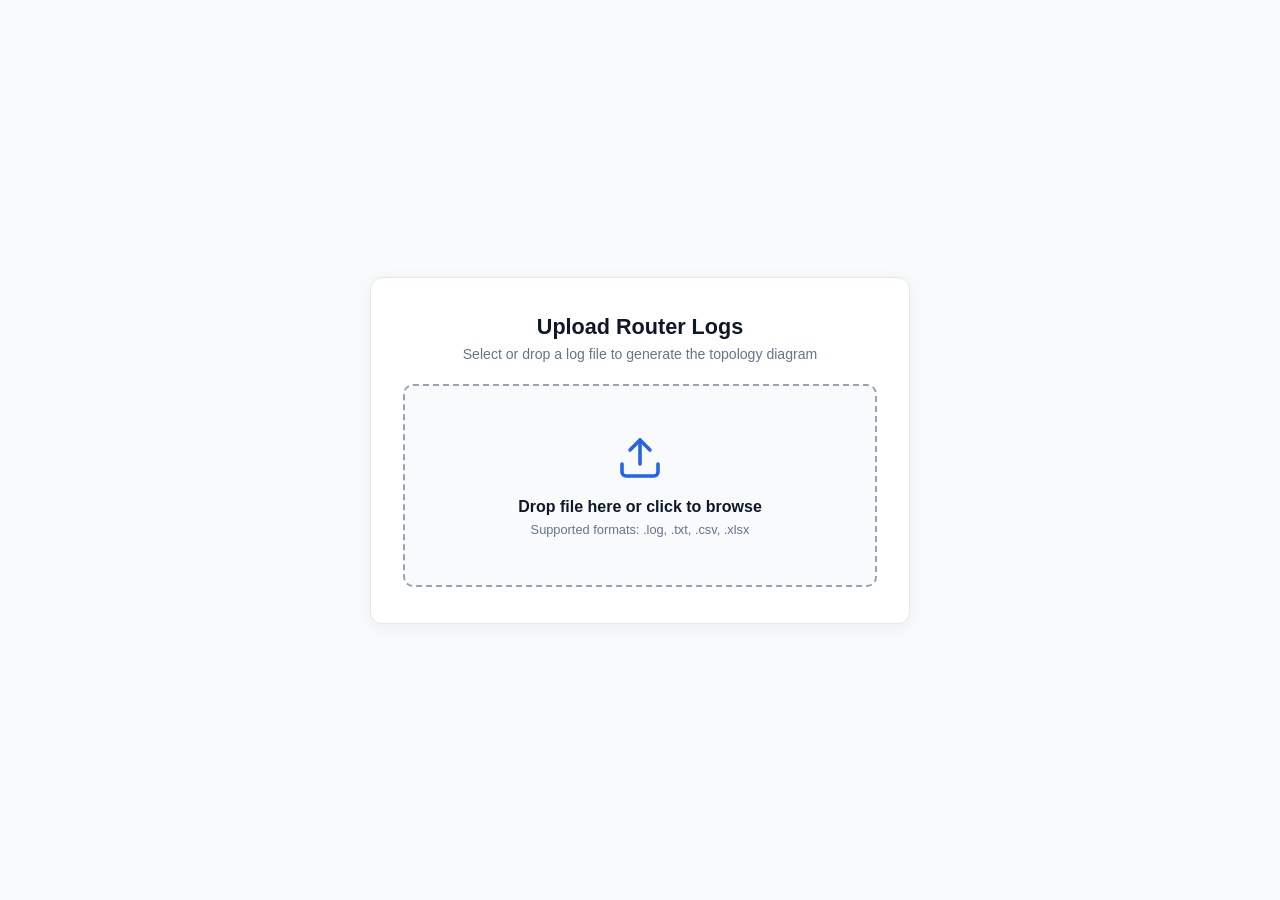
<file: index.html>
<!DOCTYPE html>
<html lang="en">
<head>
  <meta charset="UTF-8" />
  <meta name="viewport" content="width=device-width, initial-scale=1.0" />
  <title>Topology Generator</title>
  <style>
    :root {
      --bg: #f8fafc;
      --surface: #ffffff;
      --border: #e2e8f0;
      --border-strong: #cbd5e1;
      --primary: #2563eb;
      --primary-hover: #1d4ed8;
      --primary-soft: #eff6ff;
      --text: #0f172a;
      --text-muted: #64748b;
    }

    * {
      box-sizing: border-box;
      margin: 0;
      padding: 0;
      font-family: -apple-system, BlinkMacSystemFont, "Segoe UI", Roboto, sans-serif;
    }

    body {
      background-color: var(--bg);
      color: var(--text);
      min-height: 100vh;
      display: flex;
      flex-direction: column;
    }

    .upload-screen {
      flex: 1;
      display: flex;
      align-items: center;
      justify-content: center;
      padding: 24px;
    }

    .upload-card {
      width: 100%;
      max-width: 540px;
      background: var(--surface);
      border: 1px solid var(--border);
      border-radius: 12px;
      padding: 36px 32px;
      box-shadow: 0 4px 20px rgba(15, 23, 42, 0.05);
      text-align: center;
    }

    .upload-card h1 {
      font-size: 1.35rem;
      font-weight: 700;
      color: var(--text);
    }

    .upload-card p {
      font-size: 0.88rem;
      color: var(--text-muted);
      margin-top: 6px;
      margin-bottom: 22px;
    }

    .center-dropzone {
      border: 2px dashed #94a3b8;
      border-radius: 10px;
      padding: 48px 24px;
      background: #f8fafc;
      cursor: pointer;
      transition: border-color 0.15s ease, background 0.15s ease;
    }

    .center-dropzone:hover, .center-dropzone.dragover {
      border-color: var(--primary);
      background: var(--primary-soft);
    }

    .dropzone-icon {
      width: 48px;
      height: 48px;
      margin: 0 auto 12px;
      stroke: var(--primary);
      fill: none;
      stroke-width: 1.8;
      stroke-linecap: round;
      stroke-linejoin: round;
    }

    .dropzone-title {
      font-size: 1rem;
      font-weight: 600;
      color: var(--text);
    }

    .dropzone-sub {
      font-size: 0.8rem;
      color: var(--text-muted);
      margin-top: 6px;
    }

    .btn {
      padding: 8px 14px;
      border-radius: 6px;
      border: 1px solid var(--border-strong);
      background: var(--surface);
      color: #1e293b;
      font-size: 0.82rem;
      font-weight: 600;
      cursor: pointer;
      display: inline-flex;
      align-items: center;
      gap: 6px;
    }

    .btn:hover {
      background: #f1f5f9;
      border-color: #94a3b8;
    }

    .btn-primary {
      background: var(--primary);
      color: #ffffff;
      border-color: var(--primary);
    }

    .btn-primary:hover {
      background: var(--primary-hover);
      border-color: var(--primary-hover);
    }

    .file-input { display: none; }

    .workspace {
      display: none;
      flex: 1;
      flex-direction: column;
      padding: 16px 24px;
      gap: 14px;
      max-width: 1600px;
      width: 100%;
      margin: 0 auto;
    }

    .workspace.active {
      display: flex;
    }

    .canvas-card {
      background: var(--surface);
      border: 1px solid var(--border-strong);
      border-radius: 10px;
      display: flex;
      flex-direction: column;
      overflow: hidden;
      min-height: 620px;
    }

    .canvas-card-header {
      padding: 10px 16px;
      background: #ffffff;
      border-bottom: 1px solid var(--border);
      display: flex;
      align-items: center;
      justify-content: space-between;
      flex-wrap: wrap;
      gap: 12px;
    }

    .canvas-title-wrap {
      display: flex;
      align-items: center;
      gap: 12px;
      flex-wrap: wrap;
    }

    .canvas-title {
      font-size: 0.95rem;
      font-weight: 700;
      color: var(--text);
    }

    .legend-pills {
      display: flex;
      align-items: center;
      gap: 6px;
    }

    .pill {
      display: inline-flex;
      align-items: center;
      gap: 5px;
      padding: 2px 8px;
      border-radius: 4px;
      font-size: 0.72rem;
      font-weight: 600;
    }

    .pill-router { background: #fef9c3; color: #854d0e; border: 1px solid #fde047; }
    .pill-switch { background: #dbeafe; color: #1e40af; border: 1px solid #93c5fd; }
    .pill-firewall { background: #fee2e2; color: #991b1b; border: 1px solid #fca5a5; }

    .dot {
      width: 7px;
      height: 7px;
      border-radius: 50%;
    }
    .dot-router { background: #eab308; }
    .dot-switch { background: #2563eb; }
    .dot-firewall { background: #dc2626; }

    .canvas-controls {
      display: flex;
      align-items: center;
      gap: 8px;
      flex-wrap: wrap;
    }

    .btn-sm {
      padding: 6px 11px;
      font-size: 0.78rem;
    }

    .topo-canvas-container {
      flex: 1;
      background: #ffffff;
      display: flex;
      align-items: center;
      justify-content: center;
      position: relative;
      user-select: none;
      min-height: 560px;
    }

    #interactiveCanvas {
      width: 100%;
      height: 100%;
      min-height: 560px;
      cursor: grab;
    }

    #interactiveCanvas:active {
      cursor: grabbing;
    }

    .canvas-footer-hint {
      padding: 7px 16px;
      background: #f8fafc;
      border-top: 1px solid var(--border);
      font-size: 0.75rem;
      color: var(--text-muted);
      text-align: center;
    }

    .dock-card {
      background: var(--surface);
      border: 1px solid var(--border-strong);
      border-radius: 10px;
      padding: 12px 16px;
    }

    .dock-header {
      display: flex;
      align-items: center;
      justify-content: space-between;
      margin-bottom: 8px;
    }

    .dock-title {
      font-size: 0.85rem;
      font-weight: 700;
      color: var(--text);
    }

    .table-container {
      max-height: 200px;
      overflow-y: auto;
      border: 1px solid var(--border);
      border-radius: 6px;
    }

    table {
      width: 100%;
      border-collapse: collapse;
      font-size: 0.8rem;
    }

    th, td {
      padding: 7px 12px;
      text-align: left;
      border-bottom: 1px solid var(--border);
    }

    th {
      background: #f8fafc;
      color: #475569;
      font-weight: 600;
      position: sticky;
      top: 0;
    }

    tr:hover {
      background: #f8fafc;
    }

    .mini-btn {
      background: #ffffff;
      color: #334155;
      border: 1px solid #cbd5e1;
      border-radius: 4px;
      padding: 3px 8px;
      font-size: 0.72rem;
      font-weight: 600;
      cursor: pointer;
    }

    .mini-btn:hover {
      background: var(--primary-soft);
      color: var(--primary);
      border-color: #93c5fd;
    }

    .modal-backdrop {
      display: none;
      position: fixed;
      inset: 0;
      background: rgba(15, 23, 42, 0.35);
      z-index: 100;
      align-items: center;
      justify-content: center;
    }

    .modal-backdrop.active {
      display: flex;
    }

    .modal-box {
      background: #ffffff;
      border: 1px solid var(--border-strong);
      border-radius: 10px;
      width: 100%;
      max-width: 440px;
      padding: 20px;
      box-shadow: 0 12px 30px rgba(15, 23, 42, 0.15);
    }

    .modal-title {
      font-size: 1rem;
      font-weight: 700;
      color: var(--text);
      margin-bottom: 14px;
    }

    .form-group {
      margin-bottom: 12px;
    }

    .form-group label {
      display: block;
      font-size: 0.78rem;
      font-weight: 600;
      color: #334155;
      margin-bottom: 4px;
    }

    .form-input, .form-select, .form-textarea {
      width: 100%;
      background: #f8fafc;
      border: 1px solid var(--border-strong);
      border-radius: 6px;
      padding: 7px 10px;
      color: var(--text);
      font-size: 0.84rem;
    }

    .form-textarea {
      font-family: Consolas, monospace;
      height: 80px;
      resize: vertical;
    }

    .form-input:focus, .form-select:focus, .form-textarea:focus {
      outline: none;
      border-color: var(--primary);
      background: #ffffff;
    }

    .modal-actions {
      display: flex;
      justify-content: flex-end;
      gap: 8px;
      margin-top: 16px;
    }
  </style>
</head>
<body>

  <div class="upload-screen" id="uploadScreen">
    <div class="upload-card">
      <h1>Upload Router Logs</h1>
      <p>Select or drop a log file to generate the topology diagram</p>

      <div class="center-dropzone" id="dropzone">
        <svg class="dropzone-icon" viewBox="0 0 24 24">
          <path d="M21 15v4a2 2 0 0 1-2 2H5a2 2 0 0 1-2-2v-4"></path>
          <polyline points="17 8 12 3 7 8"></polyline>
          <line x1="12" y1="3" x2="12" y2="15"></line>
        </svg>
        <div class="dropzone-title">Drop file here or click to browse</div>
        <div class="dropzone-sub">Supported formats: .log, .txt, .csv, .xlsx</div>
        <input type="file" id="fileInput" class="file-input" accept=".log,.txt,.csv,.xlsx" />
      </div>
    </div>
  </div>

  <main class="workspace" id="workspace">
    <section class="canvas-card">
      <div class="canvas-card-header">
        <div class="canvas-title-wrap">
          <div class="canvas-title" id="topoTitle">Network Topology</div>
          <div class="legend-pills">
            <span class="pill pill-router"><span class="dot dot-router"></span> Router</span>
            <span class="pill pill-switch"><span class="dot dot-switch"></span> Switch</span>
            <span class="pill pill-firewall"><span class="dot dot-firewall"></span> Firewall</span>
          </div>
        </div>

        <div class="canvas-controls">
          <button class="btn btn-sm" id="newUploadBtn">Upload Log</button>
          <button class="btn btn-sm" id="addDeviceBtn">Add Link</button>
          <button class="btn btn-sm" id="resetLayoutBtn">Reset Layout</button>
          <button class="btn btn-sm" id="exportExcelBtn">Export Excel</button>
          <button class="btn btn-primary btn-sm" id="downloadBtn">Save PNG</button>
        </div>
      </div>

      <div class="topo-canvas-container" id="canvasContainer">
        <canvas id="interactiveCanvas"></canvas>
      </div>

      <div class="canvas-footer-hint">
        Drag nodes or link labels to reposition. Double-click or right-click any node or link to edit properties.
      </div>
    </section>

    <section class="dock-card" id="tableWrapper">
      <div class="dock-header">
        <div class="dock-title">Links (<span id="peerCount">0</span>)</div>
      </div>
      <div class="table-container">
        <table>
          <thead>
            <tr>
              <th>Source Device</th>
              <th>Peer Device</th>
              <th>Type</th>
              <th>Interface</th>
              <th>Protocol</th>
              <th>Actions</th>
            </tr>
          </thead>
          <tbody id="peerTableBody"></tbody>
        </table>
      </div>
    </section>
  </main>

  <div class="modal-backdrop" id="nodeModal">
    <div class="modal-box">
      <div class="modal-title">Edit Device</div>
      <div class="form-group">
        <label>Device Name</label>
        <input type="text" id="editNodeName" class="form-input" />
      </div>
      <div class="form-group">
        <label>Device Type</label>
        <select id="editNodeType" class="form-select">
          <option value="router">Router (Yellow)</option>
          <option value="switch">Switch (Blue)</option>
          <option value="firewall">Firewall (Red)</option>
        </select>
      </div>
      <div class="form-group" style="display: flex; align-items: center; gap: 8px; margin-top: 8px;">
        <input type="checkbox" id="editNodeCore" style="width: 15px; height: 15px;" />
        <label for="editNodeCore" style="margin: 0; cursor: pointer;">Core Device Highlight</label>
      </div>
      <div class="modal-actions">
        <button class="btn" id="closeNodeModal">Cancel</button>
        <button class="btn btn-primary" id="saveNodeModal">Save</button>
      </div>
    </div>
  </div>

  <div class="modal-backdrop" id="linkModal">
    <div class="modal-box">
      <div class="modal-title" id="linkModalTitle">Edit Link</div>
      <div class="form-group">
        <label>Eth-Trunk / Interface Label</label>
        <textarea id="editLinkLabel" class="form-textarea"></textarea>
      </div>
      <div class="form-group">
        <label>Protocol</label>
        <input type="text" id="editLinkProto" class="form-input" />
      </div>
      <div class="form-group">
        <label>Line Color</label>
        <select id="editLinkColor" class="form-select">
          <option value="#1e293b">Dark Slate</option>
          <option value="#2563eb">Blue</option>
          <option value="#16a34a">Green</option>
          <option value="#dc2626">Red</option>
          <option value="#9333ea">Purple</option>
        </select>
      </div>
      <div class="modal-actions">
        <button class="btn" id="closeLinkModal">Cancel</button>
        <button class="btn btn-primary" id="saveLinkModal">Save</button>
      </div>
    </div>
  </div>

  <div class="modal-backdrop" id="addModal">
    <div class="modal-box">
      <div class="modal-title">Add Link</div>
      <div class="form-group">
        <label>Source Device</label>
        <select id="addSourceNode" class="form-select"></select>
      </div>
      <div class="form-group">
        <label>Peer Device</label>
        <input type="text" id="addTargetNode" class="form-input" value="KHI-SW-ACCESS-01" />
      </div>
      <div class="form-group">
        <label>Peer Device Type</label>
        <select id="addTargetType" class="form-select">
          <option value="router">Router (Yellow)</option>
          <option value="switch" selected>Switch (Blue)</option>
          <option value="firewall">Firewall (Red)</option>
        </select>
      </div>
      <div class="form-group">
        <label>Interface</label>
        <input type="text" id="addLinkLabel" class="form-input" value="Eth-Trunk 88(40G)" />
      </div>
      <div class="modal-actions">
        <button class="btn" id="closeAddModal">Cancel</button>
        <button class="btn btn-primary" id="saveAddModal">Add</button>
      </div>
    </div>
  </div>

  <script>
    const uploadScreen = document.getElementById('uploadScreen');
    const workspace = document.getElementById('workspace');
    const dropzone = document.getElementById('dropzone');
    const fileInput = document.getElementById('fileInput');
    const newUploadBtn = document.getElementById('newUploadBtn');
    const canvas = document.getElementById('interactiveCanvas');
    const ctx = canvas.getContext('2d');
    const topoTitle = document.getElementById('topoTitle');
    const downloadBtn = document.getElementById('downloadBtn');
    const exportExcelBtn = document.getElementById('exportExcelBtn');
    const resetLayoutBtn = document.getElementById('resetLayoutBtn');
    const peerTableBody = document.getElementById('peerTableBody');
    const peerCount = document.getElementById('peerCount');
    const addDeviceBtn = document.getElementById('addDeviceBtn');

    const deviceIcons = {
      router: new Image(),
      switch: new Image(),
      firewall: new Image()
    };
    deviceIcons.router.src = '/assets/router.png';
    deviceIcons.switch.src = '/assets/switch.png';
    deviceIcons.firewall.src = '/assets/firewall.png';
    Object.values(deviceIcons).forEach(img => {
      img.onload = () => { if (workspace.classList.contains('active')) drawInteractiveTopology(); };
    });

    let currentFile = null;
    let rawTextBuffer = '';

    let graphState = {
      host: 'Router-1',
      nodes: [],
      coreNodes: [],
      nodeTypes: {},
      positions: {},
      initialPositions: {},
      links: []
    };

    let dragTarget = null;
    let dragStartMouse = { x: 0, y: 0 };
    let dragStartVal = { x: 0, y: 0 };
    let editingNodeOrigName = null;
    let editingLinkIndex = null;

    function inferDeviceType(name) {
      const n = String(name).toLowerCase();
      if (/switch|sw-|sw_|-sw|2960|3850|9300|nexus|ce68|ce88|s57|s67/.test(n)) return 'switch';
      if (/firewall|fw-|fw_|-fw|asa|forti|palo|srx|usg|eudemon/.test(n)) return 'firewall';
      return 'router';
    }

    dropzone.addEventListener('click', () => fileInput.click());
    newUploadBtn.addEventListener('click', () => {
      fileInput.value = '';
      workspace.classList.remove('active');
      uploadScreen.style.display = 'flex';
    });

    fileInput.addEventListener('change', (e) => {
      if (e.target.files && e.target.files[0]) selectFile(e.target.files[0]);
    });

    ['dragenter', 'dragover'].forEach(n => {
      window.addEventListener(n, (e) => {
        e.preventDefault();
        dropzone.classList.add('dragover');
      });
    });

    ['dragleave', 'drop'].forEach(n => {
      window.addEventListener(n, (e) => {
        e.preventDefault();
        dropzone.classList.remove('dragover');
      });
    });

    window.addEventListener('drop', (e) => {
      const dt = e.dataTransfer;
      if (dt && dt.files && dt.files.length > 0) selectFile(dt.files[0]);
    });

    function selectFile(file) {
      currentFile = file;
      if (file.name.match(/\.(txt|log|csv)$/i)) {
        const r = new FileReader();
        r.onload = (ev) => {
          rawTextBuffer = ev.target.result;
          uploadAndGenerate(file);
        };
        r.readAsText(file);
      } else {
        uploadAndGenerate(file);
      }
    }

    async function uploadAndGenerate(file) {
      let data = null;
      try {
        const fd = new FormData();
        fd.append('file', file);
        const response = await fetch('/api/generate-topology', {
          method: 'POST',
          body: fd
        });
        if (response.ok) {
          data = await response.json();
        }
      } catch (_) {
        data = parseLogClientSide(rawTextBuffer);
        data.status = 'success';
      }

      if (data && data.status === 'success') {
        loadGraphIntoCanvas(data);
      } else if (data && data.message) {
        alert('Error parsing log: ' + data.message);
      }
    }

    function getPairPrefix(name) {
      const m = name.match(/^(.+?)(?:[012]|A1|A2|B1|B2)$/i);
      return m ? m[1] : name;
    }

    function parseLogClientSide(content) {
      let currentHost = 'Router-1';
      let firstHost = null;
      const edges = [];

      const lines = (content || '').split(/\r?\n/);
      for (const raw of lines) {
        const line = raw.trim();
        if (!line) continue;

        const mPrompt = line.match(/^[\[<]([A-Za-z0-9_\-\.]+)[\]>]/) || line.match(/^([A-Za-z0-9_\-\.]+)[#>]/);
        if (mPrompt && mPrompt[1].length > 2 && !/^[-=_*#]+$/.test(mPrompt[1])) {
          currentHost = mPrompt[1];
          if (!firstHost) firstHost = currentHost;
        }

        const mEth = line.match(/((?:Eth-Trunk|Port-channel|Bundle-Ether|GigabitEthernet|TenGigE|100GE|40GE|10GE|GE|Gi|Te|Eth)\s*[\d\/.:]+(?:\s*\([\d\w]+\))?).*?(?:Peer|Neighbor|to|TO|-\x3e|\x3c-\x3e)\s*[:\-]?\s*([A-Za-z0-9_\-.]+)(?:.*?\((\d+\s*[GMK]b?p?s?|\d+[GMK])\))?/i);
        if (mEth) {
          let intf = mEth[1].replace(/^Eth-Trunk\s*(\d+)/i, 'Eth-Trunk $1');
          const peer = mEth[2];
          const cap = mEth[3] || '';
          if (cap && !intf.includes('(')) intf += `(${cap})`;
          edges.push({ source: currentHost, target: peer, source_port: intf, protocol: 'ISIS/MPLS TE' });
          continue;
        }

        const mLldp = line.match(/^((?:Eth-Trunk|100GE|40GE|10GE|GE|Gi|Te|Gig|TenGig|Eth)\s*[\d\/\.\:]+)\s+([A-Za-z0-9_\-\.]+)\s+.*?\s+([A-Za-z0-9\/\.\:\-]+)$/);
        if (mLldp && mLldp[2].toLowerCase() !== 'local') {
          edges.push({ source: currentHost, target: mLldp[2], source_port: mLldp[1], protocol: 'LLDP/CDP' });
        }
      }

      return buildGenericClientGraph(firstHost || currentHost, edges);
    }

    function buildGenericClientGraph(host, edges) {
      const nodes = [host];
      const addNode = (n) => { if (n && !nodes.includes(n)) nodes.push(n); };
      const grouped = {};
      const degree = {};

      edges.forEach(e => {
        addNode(e.source);
        addNode(e.target);
        const k = `${e.source}|||${e.target}`;
        if (!grouped[k]) grouped[k] = [];
        if (e.source_port && !grouped[k].includes(e.source_port)) grouped[k].push(e.source_port);
        degree[e.source] = (degree[e.source] || 0) + 1;
        degree[e.target] = (degree[e.target] || 0) + 1;
      });

      const coreNodes = [host];
      const hostPrefix = getPairPrefix(host);
      for (const n of nodes) {
        if (n !== host && (degree[n] >= 2 || getPairPrefix(n) === hostPrefix)) {
          coreNodes.push(n);
          break;
        }
      }

      const links = Object.keys(grouped).map((k, idx) => {
        const [u, v] = k.split('|||');
        return {
          u, v,
          label: grouped[k].slice(0, 3).join('\n'),
          protocol: 'ISIS/MPLS TE',
          color: (coreNodes[1] && (u === coreNodes[1] || v === coreNodes[1]) && u !== coreNodes[0] && v !== coreNodes[0]) ? '#2563eb' : '#1e293b',
          label_t: 0.54 + (idx % 3) * 0.09,
          offset_x: 0,
          offset_y: (u === coreNodes[0] && v === coreNodes[1]) ? 3.0 : 0
        };
      });

      const positions = {};
      if (coreNodes.length === 1) {
        positions[coreNodes[0]] = [50, 54];
      } else {
        positions[coreNodes[0]] = [41, 56];
        positions[coreNodes[1]] = [59, 56];
      }

      const peripherals = nodes.filter(n => !coreNodes.includes(n));
      const totalP = peripherals.length;
      if (totalP <= 6) {
        const topC = Math.floor(totalP / 2);
        const topN = peripherals.slice(0, topC);
        const botN = peripherals.slice(topC);
        topN.forEach((n, i) => { positions[n] = [topN.length === 1 ? 50 : 25 + i * (50 / (topN.length - 1)), 86]; });
        botN.forEach((n, i) => { positions[n] = [botN.length === 1 ? 50 : 20 + i * (60 / (botN.length - 1)), 16]; });
      } else {
        const topC = Math.min(4, Math.max(2, Math.floor(totalP / 4) * 2));
        const rem = totalP - topC;
        const leftC = rem >= 6 ? 2 : 0;
        const rightC = rem >= 8 ? 2 : 0;
        let idx = 0;
        const topN = peripherals.slice(idx, idx += topC);
        const leftN = peripherals.slice(idx, idx += leftC);
        const rightN = peripherals.slice(idx, idx += rightC);
        const botN = peripherals.slice(idx);

        topN.forEach((n, i) => { positions[n] = [topN.length === 1 ? 50 : 22 + i * (56 / (topN.length - 1)), 88]; });
        leftN.forEach((n, i) => { positions[n] = [9, 38 - i * 13]; });
        rightN.forEach((n, i) => { positions[n] = [91, 38 - i * 13]; });
        botN.forEach((n, i) => { positions[n] = [botN.length === 1 ? 50 : 10 + i * (80 / (botN.length - 1)), 12]; });
      }

      const node_types = {};
      nodes.forEach(n => { node_types[n] = inferDeviceType(n); });

      return { host, peers: edges, nodes, core_nodes: coreNodes, node_types, positions, links };
    }

    function loadGraphIntoCanvas(data) {
      uploadScreen.style.display = 'none';
      workspace.classList.add('active');

      const fallback = parseLogClientSide(rawTextBuffer);
      const nodes = data.nodes || fallback.nodes;
      const coreNodes = data.core_nodes || fallback.core_nodes;
      const positions = data.positions || fallback.positions;
      const links = data.links || fallback.links;
      const nodeTypes = data.node_types || fallback.node_types || {};
      nodes.forEach(n => { if (!nodeTypes[n]) nodeTypes[n] = inferDeviceType(n); });

      graphState.host = data.host || fallback.host;
      graphState.nodes = [...nodes];
      graphState.coreNodes = [...coreNodes];
      graphState.nodeTypes = { ...nodeTypes };
      graphState.positions = JSON.parse(JSON.stringify(positions));
      graphState.initialPositions = JSON.parse(JSON.stringify(positions));
      graphState.links = JSON.parse(JSON.stringify(links));

      refreshBottomTable();
      resizeAndDraw();
    }

    function refreshBottomTable() {
      topoTitle.textContent = `${graphState.host} (${graphState.nodes.length} devices)`;
      peerCount.textContent = graphState.links.length;

      const typeBadge = (t) => {
        if (t === 'switch') return '<span class="pill pill-switch"><span class="dot dot-switch"></span> Switch</span>';
        if (t === 'firewall') return '<span class="pill pill-firewall"><span class="dot dot-firewall"></span> Firewall</span>';
        return '<span class="pill pill-router"><span class="dot dot-router"></span> Router</span>';
      };

      peerTableBody.innerHTML = graphState.links.map((lk, idx) => `
        <tr>
          <td style="font-weight: 600; color: #334155;">${escapeHtml(lk.u)}</td>
          <td style="font-weight: 700; color: #0f172a;">${escapeHtml(lk.v)}</td>
          <td>${typeBadge(graphState.nodeTypes[lk.v])}</td>
          <td style="font-family: monospace; font-weight: 600;">${escapeHtml((lk.label || '-').replace(/\n/g, ', '))}</td>
          <td><span style="background: #f1f5f9; border: 1px solid #cbd5e1; padding: 2px 7px; border-radius: 4px; color: #334155; font-size: 0.72rem;">${escapeHtml(lk.protocol || 'ISIS/MPLS TE')}</span></td>
          <td>
            <button class="mini-btn" onclick="openNodeEditor('${escapeHtml(lk.v)}')">Edit Device</button>
            <button class="mini-btn" onclick="openLinkEditor(${idx})">Edit Link</button>
          </td>
        </tr>
      `).join('');
    }

    function resizeAndDraw() {
      if (!workspace.classList.contains('active')) return;
      const rect = canvas.parentElement.getBoundingClientRect();
      const dpr = window.devicePixelRatio || 1;
      canvas.width = rect.width * dpr;
      canvas.height = Math.max(560, rect.height) * dpr;
      ctx.setTransform(dpr, 0, 0, dpr, 0, 0);
      drawInteractiveTopology();
    }

    window.addEventListener('resize', resizeAndDraw);

    function toPx(bx, by) {
      const w = canvas.width / (window.devicePixelRatio || 1);
      const h = canvas.height / (window.devicePixelRatio || 1);
      const padX = 60, padY = 42;
      return {
        x: padX + (bx / 100) * (w - padX * 2),
        y: padY + ((100 - by) / 100) * (h - padY * 2)
      };
    }

    function toBlueprint(px, py) {
      const w = canvas.width / (window.devicePixelRatio || 1);
      const h = canvas.height / (window.devicePixelRatio || 1);
      const padX = 60, padY = 42;
      const bx = ((px - padX) / (w - padX * 2)) * 100;
      const by = 100 - ((py - padY) / (h - padY * 2)) * 100;
      return { x: Math.max(2, Math.min(98, bx)), y: Math.max(4, Math.min(96, by)) };
    }

    function getLinkLabelBlueprintPos(lk) {
      const p1 = graphState.positions[lk.u] || [50, 50];
      const p2 = graphState.positions[lk.v] || [50, 50];
      const t = lk.label_t !== undefined ? lk.label_t : 0.55;
      return {
        x: p1[0] + (p2[0] - p1[0]) * t + (lk.offset_x || 0),
        y: p1[1] + (p2[1] - p1[1]) * t + (lk.offset_y || 0)
      };
    }

    function drawYellowRouterIcon(cx, cy, isCore) {
      const img = deviceIcons.router;
      if (img && img.complete && img.naturalWidth > 0) {
        const sz = isCore ? 48 : 42;
        ctx.drawImage(img, cx - sz / 2, cy - sz / 2, sz, sz);
        return;
      }
      const rx = isCore ? 22 : 19, ry = isCore ? 12 : 10, depth = isCore ? 9 : 8;
      ctx.save();
      ctx.beginPath(); ctx.ellipse(cx, cy + depth, rx, ry, 0, 0, Math.PI);
      ctx.lineTo(cx - rx, cy); ctx.ellipse(cx, cy, rx, ry, 0, Math.PI, 0, true); ctx.closePath();
      ctx.fillStyle = '#eab308'; ctx.fill();
      ctx.beginPath(); ctx.ellipse(cx, cy, rx, ry, 0, 0, Math.PI * 2);
      ctx.fillStyle = '#facc15'; ctx.fill(); ctx.strokeStyle = '#ca8a04'; ctx.stroke();
      ctx.restore();
    }

    function drawBlueSwitchIcon(cx, cy, isCore) {
      const img = deviceIcons.switch;
      if (img && img.complete && img.naturalWidth > 0) {
        const sz = isCore ? 48 : 42;
        ctx.drawImage(img, cx - sz / 2, cy - sz / 2, sz, sz);
        return;
      }
      const w = isCore ? 44 : 38, h = isCore ? 20 : 18, x0 = cx - w / 2, y0 = cy - h / 2;
      ctx.save();
      ctx.fillStyle = '#3b82f6'; ctx.beginPath(); ctx.roundRect(x0, y0, w, h, 4); ctx.fill();
      ctx.restore();
    }

    function drawRedFirewallIcon(cx, cy, isCore) {
      const img = deviceIcons.firewall;
      if (img && img.complete && img.naturalWidth > 0) {
        const sz = isCore ? 48 : 42;
        ctx.drawImage(img, cx - sz / 2, cy - sz / 2, sz, sz);
        return;
      }
      const w = isCore ? 40 : 34, h = isCore ? 24 : 21, x0 = cx - w / 2, y0 = cy - h / 2;
      ctx.save();
      ctx.fillStyle = '#dc2626'; ctx.beginPath(); ctx.roundRect(x0, y0, w, h, 4); ctx.fill();
      ctx.restore();
    }

    function drawInteractiveTopology() {
      const w = canvas.width / (window.devicePixelRatio || 1);
      const h = canvas.height / (window.devicePixelRatio || 1);

      ctx.fillStyle = '#ffffff';
      ctx.fillRect(0, 0, w, h);

      ctx.strokeStyle = '#f1f5f9';
      ctx.lineWidth = 1;
      const gridStep = 22;
      for (let x = 0; x < w; x += gridStep) {
        ctx.beginPath(); ctx.moveTo(x, 0); ctx.lineTo(x, h); ctx.stroke();
      }
      for (let y = 0; y < h; y += gridStep) {
        ctx.beginPath(); ctx.moveTo(0, y); ctx.lineTo(w, y); ctx.stroke();
      }

      graphState.links.forEach(lk => {
        const uPos = graphState.positions[lk.u];
        const vPos = graphState.positions[lk.v];
        if (!uPos || !vPos) return;
        const p1 = toPx(uPos[0], uPos[1]);
        const p2 = toPx(vPos[0], vPos[1]);

        ctx.save();
        ctx.beginPath();
        ctx.moveTo(p1.x, p1.y);
        ctx.lineTo(p2.x, p2.y);
        ctx.strokeStyle = lk.color || '#1e293b';
        ctx.lineWidth = 1.6;
        ctx.stroke();
        ctx.restore();
      });

      graphState.links.forEach(lk => {
        if (!lk.label) return;
        const bPos = getLinkLabelBlueprintPos(lk);
        const lPx = toPx(bPos.x, bPos.y);
        const lines = lk.label.split('\n');

        ctx.save();
        ctx.font = 'bold 10.5px "Segoe UI", sans-serif';
        const maxW = Math.max(...lines.map(l => ctx.measureText(l).width));
        const boxW = maxW + 10;
        const boxH = lines.length * 13 + 6;

        ctx.fillStyle = 'rgba(255, 255, 255, 0.94)';
        ctx.strokeStyle = '#cbd5e1';
        ctx.lineWidth = 1;
        ctx.beginPath();
        ctx.roundRect(lPx.x - boxW / 2, lPx.y - boxH / 2, boxW, boxH, 4);
        ctx.fill();
        ctx.stroke();

        ctx.fillStyle = lk.color || '#0f172a';
        ctx.textAlign = 'center';
        ctx.textBaseline = 'middle';
        lines.forEach((lineTxt, i) => {
          const ly = lPx.y - ((lines.length - 1) * 6.5) + i * 13;
          ctx.fillText(lineTxt, lPx.x, ly);
        });
        ctx.restore();
      });

      graphState.coreNodes.slice(0, 2).forEach(cNode => {
        const pos = graphState.positions[cNode];
        if (!pos) return;
        const p = toPx(pos[0], pos[1]);
        ctx.save();
        ctx.strokeStyle = '#ef4444';
        ctx.lineWidth = 2;
        ctx.strokeRect(p.x - 32, p.y - 24, 64, 52);
        ctx.restore();
      });

      if (graphState.coreNodes.length >= 2) {
        const c1 = graphState.positions[graphState.coreNodes[0]];
        const c2 = graphState.positions[graphState.coreNodes[1]];
        if (c1 && c2) {
          const mid = toPx((c1[0] + c2[0]) / 2, (c1[1] + c2[1]) / 2 + 7);
          ctx.save();
          ctx.font = 'bold 12px "Segoe UI", sans-serif';
          ctx.fillStyle = '#0f172a';
          ctx.textAlign = 'center';
          ctx.fillText('ISIS/MPLS TE,', mid.x, mid.y - 7);
          ctx.fillText('LDP/BGP', mid.x, mid.y + 8);
          ctx.restore();
        }
      }

      graphState.nodes.forEach(node => {
        const pos = graphState.positions[node];
        if (!pos) return;
        const p = toPx(pos[0], pos[1]);
        const isCore = graphState.coreNodes.slice(0, 2).includes(node);
        const dtype = graphState.nodeTypes[node] || 'router';

        if (dtype === 'switch') {
          drawBlueSwitchIcon(p.x, p.y, isCore);
        } else if (dtype === 'firewall') {
          drawRedFirewallIcon(p.x, p.y, isCore);
        } else {
          drawYellowRouterIcon(p.x, p.y, isCore);
        }

        ctx.save();
        ctx.font = isCore ? 'bold 12px "Segoe UI", sans-serif' : 'bold 10.5px "Segoe UI", sans-serif';
        ctx.fillStyle = dtype === 'switch' ? '#1d4ed8' : (dtype === 'firewall' ? '#b91c1c' : '#0f172a');

        if (isCore && graphState.coreNodes.length >= 2) {
          const isFirst = node === graphState.coreNodes[0];
          ctx.textAlign = isFirst ? 'right' : 'left';
          ctx.textBaseline = 'middle';
          ctx.fillText(node, isFirst ? p.x - 38 : p.x + 38, p.y);
        } else {
          ctx.textAlign = 'center';
          const above = pos[1] > 55;
          ctx.textBaseline = above ? 'bottom' : 'top';
          ctx.fillText(node, p.x, above ? p.y - 20 : p.y + 24);
        }
        ctx.restore();
      });
    }

    function findHitTarget(mx, my) {
      for (const node of graphState.nodes) {
        const pos = graphState.positions[node];
        if (!pos) continue;
        const p = toPx(pos[0], pos[1]);
        if (Math.hypot(mx - p.x, my - p.y) < 28) return { type: 'node', name: node };
      }
      for (let i = 0; i < graphState.links.length; i++) {
        const lk = graphState.links[i];
        if (!lk.label) continue;
        const bPos = getLinkLabelBlueprintPos(lk);
        const lPx = toPx(bPos.x, bPos.y);
        if (Math.hypot(mx - lPx.x, my - lPx.y) < 34) return { type: 'link', index: i };
      }
      return null;
    }

    canvas.addEventListener('mousedown', (e) => {
      if (e.button !== 0) return;
      const rect = canvas.getBoundingClientRect();
      const mx = e.clientX - rect.left;
      const my = e.clientY - rect.top;
      const hit = findHitTarget(mx, my);
      if (!hit) return;

      dragTarget = hit;
      dragStartMouse = { x: mx, y: my };
      if (hit.type === 'node') {
        const pos = graphState.positions[hit.name];
        dragStartVal = { x: pos[0], y: pos[1] };
      } else {
        const lk = graphState.links[hit.index];
        dragStartVal = { x: lk.offset_x || 0, y: lk.offset_y || 0 };
      }
    });

    window.addEventListener('mousemove', (e) => {
      if (!dragTarget) return;
      const rect = canvas.getBoundingClientRect();
      const mx = e.clientX - rect.left;
      const my = e.clientY - rect.top;

      const bStart = toBlueprint(dragStartMouse.x, dragStartMouse.y);
      const bNow = toBlueprint(mx, my);
      const dx = bNow.x - bStart.x;
      const dy = bNow.y - bStart.y;

      if (dragTarget.type === 'node') {
        graphState.positions[dragTarget.name] = [
          Math.max(3, Math.min(97, dragStartVal.x + dx)),
          Math.max(5, Math.min(95, dragStartVal.y + dy))
        ];
        drawInteractiveTopology();
      } else if (dragTarget.type === 'link') {
        const lk = graphState.links[dragTarget.index];
        lk.offset_x = dragStartVal.x + dx;
        lk.offset_y = dragStartVal.y + dy;
        drawInteractiveTopology();
      }
    });

    window.addEventListener('mouseup', () => { dragTarget = null; });

    canvas.addEventListener('dblclick', (e) => {
      const rect = canvas.getBoundingClientRect();
      const hit = findHitTarget(e.clientX - rect.left, e.clientY - rect.top);
      if (!hit) return;
      if (hit.type === 'node') openNodeEditor(hit.name);
      else if (hit.type === 'link') openLinkEditor(hit.index);
    });

    canvas.addEventListener('contextmenu', (e) => {
      const rect = canvas.getBoundingClientRect();
      const hit = findHitTarget(e.clientX - rect.left, e.clientY - rect.top);
      if (hit) {
        e.preventDefault();
        if (hit.type === 'node') openNodeEditor(hit.name);
        else if (hit.type === 'link') openLinkEditor(hit.index);
      }
    });

    const nodeModal = document.getElementById('nodeModal');
    const linkModal = document.getElementById('linkModal');
    const addModal = document.getElementById('addModal');

    window.openNodeEditor = function(nodeName) {
      editingNodeOrigName = nodeName;
      document.getElementById('editNodeName').value = nodeName;
      document.getElementById('editNodeType').value = graphState.nodeTypes[nodeName] || 'router';
      document.getElementById('editNodeCore').checked = graphState.coreNodes.includes(nodeName);
      nodeModal.classList.add('active');
    };

    document.getElementById('closeNodeModal').onclick = () => nodeModal.classList.remove('active');
    document.getElementById('saveNodeModal').onclick = () => {
      const oldName = editingNodeOrigName;
      const newName = document.getElementById('editNodeName').value.trim() || oldName;
      const newType = document.getElementById('editNodeType').value;
      const isCore = document.getElementById('editNodeCore').checked;

      if (newName !== oldName) {
        graphState.nodes = graphState.nodes.map(n => n === oldName ? newName : n);
        graphState.coreNodes = graphState.coreNodes.map(n => n === oldName ? newName : n);
        graphState.positions[newName] = graphState.positions[oldName];
        delete graphState.positions[oldName];
        delete graphState.nodeTypes[oldName];
        graphState.links.forEach(lk => {
          if (lk.u === oldName) lk.u = newName;
          if (lk.v === oldName) lk.v = newName;
        });
        if (graphState.host === oldName) graphState.host = newName;
      }

      graphState.nodeTypes[newName] = newType;
      if (isCore && !graphState.coreNodes.includes(newName)) {
        graphState.coreNodes.push(newName);
      } else if (!isCore && graphState.coreNodes.includes(newName)) {
        graphState.coreNodes = graphState.coreNodes.filter(n => n !== newName);
      }

      nodeModal.classList.remove('active');
      refreshBottomTable();
      drawInteractiveTopology();
    };

    window.openLinkEditor = function(idx) {
      editingLinkIndex = idx;
      const lk = graphState.links[idx];
      if (!lk) return;
      document.getElementById('linkModalTitle').textContent = `Edit Link: ${lk.u} - ${lk.v}`;
      document.getElementById('editLinkLabel').value = lk.label || '';
      document.getElementById('editLinkProto').value = lk.protocol || 'ISIS/MPLS TE';
      document.getElementById('editLinkColor').value = lk.color || '#1e293b';
      linkModal.classList.add('active');
    };

    document.getElementById('closeLinkModal').onclick = () => linkModal.classList.remove('active');
    document.getElementById('saveLinkModal').onclick = () => {
      const lk = graphState.links[editingLinkIndex];
      if (lk) {
        lk.label = document.getElementById('editLinkLabel').value.trim();
        lk.protocol = document.getElementById('editLinkProto').value.trim();
        lk.color = document.getElementById('editLinkColor').value;
      }
      linkModal.classList.remove('active');
      refreshBottomTable();
      drawInteractiveTopology();
    };

    addDeviceBtn.addEventListener('click', () => {
      const sel = document.getElementById('addSourceNode');
      sel.innerHTML = graphState.nodes.map(n => `<option value="${escapeHtml(n)}">${escapeHtml(n)}</option>`).join('');
      addModal.classList.add('active');
    });

    document.getElementById('closeAddModal').onclick = () => addModal.classList.remove('active');
    document.getElementById('saveAddModal').onclick = () => {
      const u = document.getElementById('addSourceNode').value;
      const v = document.getElementById('addTargetNode').value.trim();
      const t = document.getElementById('addTargetType').value;
      const lbl = document.getElementById('addLinkLabel').value.trim();
      if (!u || !v) return;

      if (!graphState.nodes.includes(v)) {
        graphState.nodes.push(v);
        graphState.positions[v] = [50, 28];
      }
      graphState.nodeTypes[v] = t;
      graphState.links.push({
        u, v,
        label: lbl,
        protocol: 'ISIS/MPLS TE',
        color: '#1e293b',
        label_t: 0.55,
        offset_x: 0,
        offset_y: 0
      });
      addModal.classList.remove('active');
      refreshBottomTable();
      drawInteractiveTopology();
    };

    resetLayoutBtn.addEventListener('click', () => {
      graphState.positions = JSON.parse(JSON.stringify(graphState.initialPositions));
      graphState.links.forEach(lk => {
        lk.offset_x = 0;
        lk.offset_y = (lk.u === graphState.coreNodes[0] && lk.v === graphState.coreNodes[1]) ? 3.0 : 0;
      });
      drawInteractiveTopology();
    });

    exportExcelBtn.addEventListener('click', async () => {
      try {
        const res = await fetch('/api/export-excel', {
          method: 'POST',
          headers: { 'Content-Type': 'application/json' },
          body: JSON.stringify({
            host: graphState.host,
            links: graphState.links,
            node_types: graphState.nodeTypes
          })
        });
        if (res.ok) {
          const blob = await res.blob();
          const url = URL.createObjectURL(blob);
          const a = document.createElement('a');
          a.href = url;
          a.download = `topology_${graphState.host}.xlsx`;
          a.click();
          URL.revokeObjectURL(url);
        }
      } catch (e) {
        alert('Start app.py to export Excel (.xlsx).');
      }
    });

    downloadBtn.addEventListener('click', () => {
      const link = document.createElement('a');
      link.download = `topology_${graphState.host}.png`;
      link.href = canvas.toDataURL('image/png');
      link.click();
    });

    function escapeHtml(str) {
      return String(str).replace(/&/g, '&amp;').replace(/</g, '&lt;').replace(/>/g, '&gt;').replace(/"/g, '&quot;');
    }
  </script>
</body>
</html>
</file>
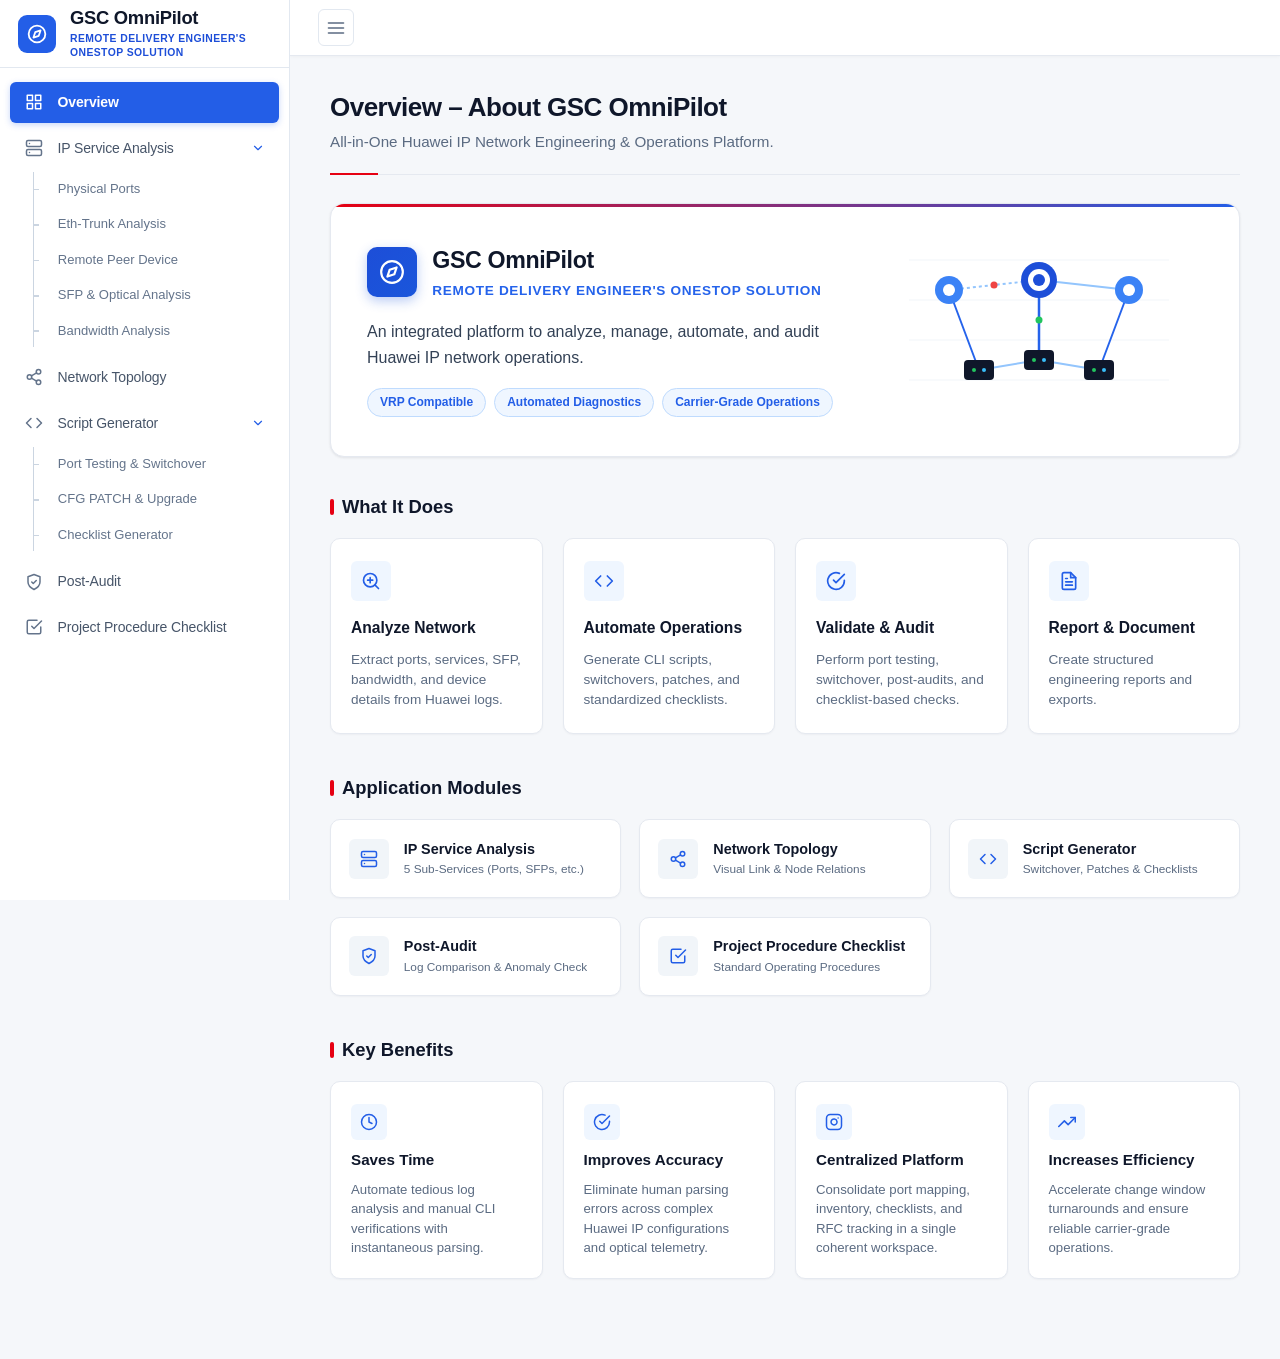
<file: frontenbd/index.html>
<!DOCTYPE html>
<html lang="en">
<head>
  <meta charset="UTF-8">
  <meta name="viewport" content="width=device-width, initial-scale=1.0">
  <title>GSC OmniPilot – Remote Delivery Engineer's OneStop Solution</title>
  <link rel="stylesheet" href="css/style.css">
</head>
<body>

  <div class="app-container">
    <!-- Sidebar Overlay for mobile screen -->
    <div class="sidebar-overlay" id="sidebarOverlay"></div>

    <!-- Fixed Left Sidebar -->
    <aside class="sidebar" id="sidebar">
      <div class="sidebar-header">
        <div class="brand-icon">
          <!-- Compass / Navigation Icon -->
          <svg width="20" height="20" viewBox="0 0 24 24" fill="none" stroke="currentColor" stroke-width="2" stroke-linecap="round" stroke-linejoin="round">
            <circle cx="12" cy="12" r="10"></circle>
            <polygon points="16.24 7.76 14.12 14.12 7.76 16.24 9.88 9.88 16.24 7.76"></polygon>
          </svg>
        </div>
        <div class="brand-text">
          <span class="brand-name">GSC OmniPilot</span>
          <span class="brand-sub">Remote Delivery Engineer's OneStop Solution</span>
        </div>
      </div>

      <!-- Navigation Menu -->
      <nav class="sidebar-menu">
        <!-- 1. Overview -->
        <a href="#overview" class="nav-item active" data-target="view-overview" title="Overview">
          <span class="menu-icon">
            <svg width="18" height="18" viewBox="0 0 24 24" fill="none" stroke="currentColor" stroke-width="2" stroke-linecap="round" stroke-linejoin="round">
              <rect x="3" y="3" width="7" height="7"></rect>
              <rect x="14" y="3" width="7" height="7"></rect>
              <rect x="14" y="14" width="7" height="7"></rect>
              <rect x="3" y="14" width="7" height="7"></rect>
            </svg>
          </span>
          <span class="menu-label">Overview</span>
        </a>

        <!-- 2. IP Service Analysis (With Sub-Services) -->
        <div class="nav-group open">
          <a href="#ip-service" class="nav-item" data-target="view-ip-service" title="IP Service Analysis">
            <span class="menu-icon">
              <svg width="18" height="18" viewBox="0 0 24 24" fill="none" stroke="currentColor" stroke-width="2" stroke-linecap="round" stroke-linejoin="round">
                <rect x="2" y="2" width="20" height="8" rx="2" ry="2"></rect>
                <rect x="2" y="14" width="20" height="8" rx="2" ry="2"></rect>
                <line x1="6" y1="6" x2="6.01" y2="6"></line>
                <line x1="6" y1="18" x2="6.01" y2="18"></line>
              </svg>
            </span>
            <span class="menu-label">IP Service Analysis</span>
            <svg class="nav-chevron" viewBox="0 0 24 24" fill="none" stroke="currentColor" stroke-width="2" stroke-linecap="round" stroke-linejoin="round">
              <polyline points="9 18 15 12 9 6"></polyline>
            </svg>
          </a>
          <div class="sub-menu">
            <a href="#physical-ports" class="sub-nav-item" data-target="view-physical-ports">Physical Ports</a>
            <a href="#eth-trunk" class="sub-nav-item" data-target="view-eth-trunk">Eth-Trunk Analysis</a>
            <a href="#remote-peer" class="sub-nav-item" data-target="view-remote-peer">Remote Peer Device</a>
            <a href="#sfp-optical" class="sub-nav-item" data-target="view-sfp-optical">SFP & Optical Analysis</a>
            <a href="#bandwidth" class="sub-nav-item" data-target="view-bandwidth">Bandwidth Analysis</a>
          </div>
        </div>

        <!-- 3. Network Topology -->
        <a href="#network-topology" class="nav-item" data-target="view-network-topology" title="Network Topology">
          <span class="menu-icon">
            <svg width="18" height="18" viewBox="0 0 24 24" fill="none" stroke="currentColor" stroke-width="2" stroke-linecap="round" stroke-linejoin="round">
              <circle cx="18" cy="5" r="3"></circle>
              <circle cx="6" cy="12" r="3"></circle>
              <circle cx="18" cy="19" r="3"></circle>
              <line x1="8.59" y1="13.51" x2="15.42" y2="17.49"></line>
              <line x1="15.41" y1="6.51" x2="8.59" y2="10.49"></line>
            </svg>
          </span>
          <span class="menu-label">Network Topology</span>
        </a>

        <!-- 4. Script Generator (With Sub-Scripts) -->
        <div class="nav-group open">
          <a href="#script-generator" class="nav-item" data-target="view-script-generator" title="Script Generator">
            <span class="menu-icon">
              <svg width="18" height="18" viewBox="0 0 24 24" fill="none" stroke="currentColor" stroke-width="2" stroke-linecap="round" stroke-linejoin="round">
                <polyline points="16 18 22 12 16 6"></polyline>
                <polyline points="8 6 2 12 8 18"></polyline>
              </svg>
            </span>
            <span class="menu-label">Script Generator</span>
            <svg class="nav-chevron" viewBox="0 0 24 24" fill="none" stroke="currentColor" stroke-width="2" stroke-linecap="round" stroke-linejoin="round">
              <polyline points="9 18 15 12 9 6"></polyline>
            </svg>
          </a>
          <div class="sub-menu">
            <a href="#port-testing" class="sub-nav-item" data-target="view-port-testing">Port Testing & Switchover</a>
            <a href="#cfg-patch" class="sub-nav-item" data-target="view-cfg-patch">CFG PATCH & Upgrade</a>
            <a href="#checklist-generator" class="sub-nav-item" data-target="view-checklist-generator">Checklist Generator</a>
          </div>
        </div>

        <!-- 5. Post-Audit -->
        <a href="#post-audit" class="nav-item" data-target="view-post-audit" title="Post-Audit">
          <span class="menu-icon">
            <svg width="18" height="18" viewBox="0 0 24 24" fill="none" stroke="currentColor" stroke-width="2" stroke-linecap="round" stroke-linejoin="round">
              <path d="M12 22s8-4 8-10V5l-8-3-8 3v7c0 6 8 10 8 10z"></path>
              <path d="M9 12l2 2 4-4"></path>
            </svg>
          </span>
          <span class="menu-label">Post-Audit</span>
        </a>

        <!-- 6. Project Procedure Checklist -->
        <a href="#project-procedure" class="nav-item" data-target="view-project-procedure" title="Project Procedure Checklist">
          <span class="menu-icon">
            <svg width="18" height="18" viewBox="0 0 24 24" fill="none" stroke="currentColor" stroke-width="2" stroke-linecap="round" stroke-linejoin="round">
              <path d="M9 11l3 3L22 4"></path>
              <path d="M21 12v7a2 2 0 0 1-2 2H5a2 2 0 0 1-2-2V5a2 2 0 0 1 2-2h11"></path>
            </svg>
          </span>
          <span class="menu-label">Project Procedure Checklist</span>
        </a>
      </nav>
    </aside>

    <!-- Main Content Area -->
    <div class="main-wrapper" id="mainWrapper">
      <!-- Top Navigation (Toggle icon only) -->
      <header class="top-navbar">
        <button class="btn-toggle-sidebar" id="sidebarToggle" title="Toggle Navigation Menu" aria-label="Toggle Navigation">
          <svg width="20" height="20" viewBox="0 0 24 24" fill="none" stroke="currentColor" stroke-width="2" stroke-linecap="round" stroke-linejoin="round">
            <line x1="3" y1="12" x2="21" y2="12"></line>
            <line x1="3" y1="6" x2="21" y2="6"></line>
            <line x1="3" y1="18" x2="21" y2="18"></line>
          </svg>
        </button>
      </header>

      <!-- Content Container -->
      <main class="content-body">
        
        <!-- ============================================== -->
        <!-- MODULE: OVERVIEW PAGE                          -->
        <!-- ============================================== -->
        <section class="module-view active-view" id="view-overview">
          <!-- A. Page Header -->
          <div class="page-header">
            <h1 class="page-title">Overview – About GSC OmniPilot</h1>
            <p class="page-subtitle">All-in-One Huawei IP Network Engineering & Operations Platform.</p>
          </div>

          <!-- B. Hero Section -->
          <div class="hero-card">
            <div class="hero-content">
              <div class="hero-branding">
                <div class="hero-logo-box">
                  <svg width="26" height="26" viewBox="0 0 24 24" fill="none" stroke="currentColor" stroke-width="2" stroke-linecap="round" stroke-linejoin="round">
                    <circle cx="12" cy="12" r="10"></circle>
                    <polygon points="16.24 7.76 14.12 14.12 7.76 16.24 9.88 9.88 16.24 7.76"></polygon>
                  </svg>
                </div>
                <div class="hero-title-group">
                  <h2>GSC OmniPilot</h2>
                  <span>Remote Delivery Engineer's OneStop Solution</span>
                </div>
              </div>
              <p class="hero-description">
                An integrated platform to analyze, manage, automate, and audit Huawei IP network operations.
              </p>
              <div class="hero-tags">
                <span class="hero-tag">VRP Compatible</span>
                <span class="hero-tag">Automated Diagnostics</span>
                <span class="hero-tag">Carrier-Grade Operations</span>
              </div>
            </div>

            <div class="hero-illustration">
              <!-- Huawei-inspired IP Network Topology Diagram Illustration -->
              <svg class="hero-svg-wrapper" viewBox="0 0 320 180" fill="none" xmlns="http://www.w3.org/2000/svg">
                <line x1="30" y1="20" x2="290" y2="20" stroke="#f1f5f9" stroke-width="1" />
                <line x1="30" y1="60" x2="290" y2="60" stroke="#f1f5f9" stroke-width="1" />
                <line x1="30" y1="100" x2="290" y2="100" stroke="#f1f5f9" stroke-width="1" />
                <line x1="30" y1="140" x2="290" y2="140" stroke="#f1f5f9" stroke-width="1" />
                
                <line x1="70" y1="50" x2="160" y2="40" stroke="#93c5fd" stroke-width="2" stroke-dasharray="3 3" />
                <line x1="160" y1="40" x2="250" y2="50" stroke="#93c5fd" stroke-width="2" />
                <line x1="70" y1="50" x2="100" y2="130" stroke="#2563eb" stroke-width="2" />
                <line x1="160" y1="40" x2="160" y2="120" stroke="#2563eb" stroke-width="2.5" />
                <line x1="250" y1="50" x2="220" y2="130" stroke="#2563eb" stroke-width="2" />
                <line x1="100" y1="130" x2="160" y2="120" stroke="#93c5fd" stroke-width="2" />
                <line x1="160" y1="120" x2="220" y2="130" stroke="#93c5fd" stroke-width="2" />

                <!-- Nodes -->
                <circle cx="160" cy="40" r="18" fill="#1d4ed8" />
                <circle cx="160" cy="40" r="11" fill="#ffffff" />
                <circle cx="160" cy="40" r="6" fill="#1d4ed8" />

                <circle cx="70" cy="50" r="14" fill="#3b82f6" />
                <circle cx="70" cy="50" r="6" fill="#ffffff" />

                <circle cx="250" cy="50" r="14" fill="#3b82f6" />
                <circle cx="250" cy="50" r="6" fill="#ffffff" />

                <rect x="85" y="120" width="30" height="20" rx="4" fill="#0f172a" />
                <circle cx="95" cy="130" r="2" fill="#22c55e" />
                <circle cx="105" cy="130" r="2" fill="#38bdf8" />

                <rect x="145" y="110" width="30" height="20" rx="4" fill="#0f172a" />
                <circle cx="155" cy="120" r="2" fill="#22c55e" />
                <circle cx="165" cy="120" r="2" fill="#38bdf8" />

                <rect x="205" y="120" width="30" height="20" rx="4" fill="#0f172a" />
                <circle cx="215" cy="130" r="2" fill="#22c55e" />
                <circle cx="225" cy="130" r="2" fill="#38bdf8" />

                <circle cx="115" cy="45" r="3.5" fill="#ef4444" />
                <circle cx="160" cy="80" r="3.5" fill="#22c55e" />
              </svg>
            </div>
          </div>

          <!-- C. What It Does (4 Simple Cards) -->
          <div class="what-it-does-section">
            <h2 class="section-title">What It Does</h2>
            <div class="what-it-does-grid">
              <div class="feature-card">
                <div class="feature-icon-box">
                  <svg width="20" height="20" viewBox="0 0 24 24" fill="none" stroke="currentColor" stroke-width="2" stroke-linecap="round" stroke-linejoin="round">
                    <circle cx="11" cy="11" r="8"></circle>
                    <line x1="21" y1="21" x2="16.65" y2="16.65"></line>
                    <line x1="11" y1="8" x2="11" y2="14"></line>
                    <line x1="8" y1="11" x2="14" y2="11"></line>
                  </svg>
                </div>
                <h3 class="feature-title">Analyze Network</h3>
                <p class="feature-desc">Extract ports, services, SFP, bandwidth, and device details from Huawei logs.</p>
              </div>

              <div class="feature-card">
                <div class="feature-icon-box">
                  <svg width="20" height="20" viewBox="0 0 24 24" fill="none" stroke="currentColor" stroke-width="2" stroke-linecap="round" stroke-linejoin="round">
                    <polyline points="16 18 22 12 16 6"></polyline>
                    <polyline points="8 6 2 12 8 18"></polyline>
                  </svg>
                </div>
                <h3 class="feature-title">Automate Operations</h3>
                <p class="feature-desc">Generate CLI scripts, switchovers, patches, and standardized checklists.</p>
              </div>

              <div class="feature-card">
                <div class="feature-icon-box">
                  <svg width="20" height="20" viewBox="0 0 24 24" fill="none" stroke="currentColor" stroke-width="2" stroke-linecap="round" stroke-linejoin="round">
                    <path d="M22 11.08V12a10 10 0 1 1-5.93-9.14"></path>
                    <polyline points="22 4 12 14.01 9 11.01"></polyline>
                  </svg>
                </div>
                <h3 class="feature-title">Validate & Audit</h3>
                <p class="feature-desc">Perform port testing, switchover, post-audits, and checklist-based checks.</p>
              </div>

              <div class="feature-card">
                <div class="feature-icon-box">
                  <svg width="20" height="20" viewBox="0 0 24 24" fill="none" stroke="currentColor" stroke-width="2" stroke-linecap="round" stroke-linejoin="round">
                    <path d="M14 2H6a2 2 0 0 0-2 2v16a2 2 0 0 0 2 2h12a2 2 0 0 0 2-2V8z"></path>
                    <polyline points="14 2 14 8 20 8"></polyline>
                    <line x1="16" y1="13" x2="8" y2="13"></line>
                    <line x1="16" y1="17" x2="8" y2="17"></line>
                    <line x1="10" y1="9" x2="8" y2="9"></line>
                  </svg>
                </div>
                <h3 class="feature-title">Report & Document</h3>
                <p class="feature-desc">Create structured engineering reports and exports.</p>
              </div>
            </div>
          </div>

          <!-- D. Application Modules -->
          <div class="modules-section">
            <h2 class="section-title">Application Modules</h2>
            <div class="modules-grid">
              
              <!-- 1. IP Service Analysis -->
              <div class="module-card" data-target="view-ip-service">
                <div class="module-card-icon">
                  <svg width="18" height="18" viewBox="0 0 24 24" fill="none" stroke="currentColor" stroke-width="2" stroke-linecap="round" stroke-linejoin="round">
                    <rect x="2" y="2" width="20" height="8" rx="2" ry="2"></rect>
                    <rect x="2" y="14" width="20" height="8" rx="2" ry="2"></rect>
                    <line x1="6" y1="6" x2="6.01" y2="6"></line>
                    <line x1="6" y1="18" x2="6.01" y2="18"></line>
                  </svg>
                </div>
                <div class="module-card-info">
                  <span class="module-card-name">IP Service Analysis</span>
                  <span class="module-card-meta">5 Sub-Services (Ports, SFPs, etc.)</span>
                </div>
              </div>

              <!-- 2. Network Topology -->
              <div class="module-card" data-target="view-network-topology">
                <div class="module-card-icon">
                  <svg width="18" height="18" viewBox="0 0 24 24" fill="none" stroke="currentColor" stroke-width="2" stroke-linecap="round" stroke-linejoin="round">
                    <circle cx="18" cy="5" r="3"></circle>
                    <circle cx="6" cy="12" r="3"></circle>
                    <circle cx="18" cy="19" r="3"></circle>
                    <line x1="8.59" y1="13.51" x2="15.42" y2="17.49"></line>
                    <line x1="15.41" y1="6.51" x2="8.59" y2="10.49"></line>
                  </svg>
                </div>
                <div class="module-card-info">
                  <span class="module-card-name">Network Topology</span>
                  <span class="module-card-meta">Visual Link & Node Relations</span>
                </div>
              </div>

              <!-- 3. Script Generator -->
              <div class="module-card" data-target="view-script-generator">
                <div class="module-card-icon">
                  <svg width="18" height="18" viewBox="0 0 24 24" fill="none" stroke="currentColor" stroke-width="2" stroke-linecap="round" stroke-linejoin="round">
                    <polyline points="16 18 22 12 16 6"></polyline>
                    <polyline points="8 6 2 12 8 18"></polyline>
                  </svg>
                </div>
                <div class="module-card-info">
                  <span class="module-card-name">Script Generator</span>
                  <span class="module-card-meta">Switchover, Patches & Checklists</span>
                </div>
              </div>

              <!-- 4. Post-Audit -->
              <div class="module-card" data-target="view-post-audit">
                <div class="module-card-icon">
                  <svg width="18" height="18" viewBox="0 0 24 24" fill="none" stroke="currentColor" stroke-width="2" stroke-linecap="round" stroke-linejoin="round">
                    <path d="M12 22s8-4 8-10V5l-8-3-8 3v7c0 6 8 10 8 10z"></path>
                    <path d="M9 12l2 2 4-4"></path>
                  </svg>
                </div>
                <div class="module-card-info">
                  <span class="module-card-name">Post-Audit</span>
                  <span class="module-card-meta">Log Comparison & Anomaly Check</span>
                </div>
              </div>

              <!-- 5. Project Procedure Checklist -->
              <div class="module-card" data-target="view-project-procedure">
                <div class="module-card-icon">
                  <svg width="18" height="18" viewBox="0 0 24 24" fill="none" stroke="currentColor" stroke-width="2" stroke-linecap="round" stroke-linejoin="round">
                    <path d="M9 11l3 3L22 4"></path>
                    <path d="M21 12v7a2 2 0 0 1-2 2H5a2 2 0 0 1-2-2V5a2 2 0 0 1 2-2h11"></path>
                  </svg>
                </div>
                <div class="module-card-info">
                  <span class="module-card-name">Project Procedure Checklist</span>
                  <span class="module-card-meta">Standard Operating Procedures</span>
                </div>
              </div>

            </div>
          </div>

          <!-- E. Key Benefits -->
          <div class="benefits-section">
            <h2 class="section-title">Key Benefits</h2>
            <div class="benefits-grid">
              <div class="benefit-card">
                <div class="benefit-icon-box">
                  <svg width="18" height="18" viewBox="0 0 24 24" fill="none" stroke="currentColor" stroke-width="2" stroke-linecap="round" stroke-linejoin="round">
                    <circle cx="12" cy="12" r="10"></circle>
                    <polyline points="12 6 12 12 16 14"></polyline>
                  </svg>
                </div>
                <h3 class="benefit-title">Saves Time</h3>
                <p class="benefit-desc">Automate tedious log analysis and manual CLI verifications with instantaneous parsing.</p>
              </div>

              <div class="benefit-card">
                <div class="benefit-icon-box">
                  <svg width="18" height="18" viewBox="0 0 24 24" fill="none" stroke="currentColor" stroke-width="2" stroke-linecap="round" stroke-linejoin="round">
                    <path d="M22 11.08V12a10 10 0 1 1-5.93-9.14"></path>
                    <polyline points="22 4 12 14.01 9 11.01"></polyline>
                  </svg>
                </div>
                <h3 class="benefit-title">Improves Accuracy</h3>
                <p class="benefit-desc">Eliminate human parsing errors across complex Huawei IP configurations and optical telemetry.</p>
              </div>

              <div class="benefit-card">
                <div class="benefit-icon-box">
                  <svg width="18" height="18" viewBox="0 0 24 24" fill="none" stroke="currentColor" stroke-width="2" stroke-linecap="round" stroke-linejoin="round">
                    <rect x="2" y="2" width="20" height="20" rx="5" ry="5"></rect>
                    <path d="M16 11.37A4 4 0 1 1 12.63 8 4 4 0 0 1 16 11.37z"></path>
                    <line x1="17.5" y1="6.5" x2="17.51" y2="6.5"></line>
                  </svg>
                </div>
                <h3 class="benefit-title">Centralized Platform</h3>
                <p class="benefit-desc">Consolidate port mapping, inventory, checklists, and RFC tracking in a single coherent workspace.</p>
              </div>

              <div class="benefit-card">
                <div class="benefit-icon-box">
                  <svg width="18" height="18" viewBox="0 0 24 24" fill="none" stroke="currentColor" stroke-width="2" stroke-linecap="round" stroke-linejoin="round">
                    <polyline points="23 6 13.5 15.5 8.5 10.5 1 18"></polyline>
                    <polyline points="17 6 23 6 23 12"></polyline>
                  </svg>
                </div>
                <h3 class="benefit-title">Increases Efficiency</h3>
                <p class="benefit-desc">Accelerate change window turnarounds and ensure reliable carrier-grade operations.</p>
              </div>
            </div>
          </div>
        </section>

        <!-- ============================================== -->
        <!-- IP SERVICE ANALYSIS (PARENT + 5 SUB SERVICES)  -->
        <!-- ============================================== -->
        <section class="module-view" id="view-ip-service">
          <div class="page-header">
            <h1 class="page-title">IP Service Analysis</h1>
            <p class="page-subtitle">Comprehensive IP routing, interface analysis, and physical transmission diagnostics for Huawei devices.</p>
          </div>

          <!-- Sub services Grid -->
          <div class="submodules-section">
            <h2 class="section-title">Sub Services</h2>
            <div class="submodules-grid">
              
              <!-- Sub 1: Physical Ports -->
              <div class="submodule-card" data-target="view-physical-ports">
                <div class="submodule-card-header">
                  <div class="module-card-icon">
                    <svg width="18" height="18" viewBox="0 0 24 24" fill="none" stroke="currentColor" stroke-width="2" stroke-linecap="round" stroke-linejoin="round">
                      <rect x="4" y="4" width="16" height="16" rx="2"></rect>
                      <rect x="9" y="9" width="6" height="6"></rect>
                      <line x1="9" y1="1" x2="9" y2="4"></line>
                      <line x1="15" y1="1" x2="15" y2="4"></line>
                      <line x1="9" y1="20" x2="9" y2="23"></line>
                      <line x1="15" y1="20" x2="15" y2="23"></line>
                    </svg>
                  </div>
                  <div>
                    <span class="submodule-badge">Sub Service 1</span>
                    <h3 class="submodule-card-title">Physical Ports</h3>
                  </div>
                </div>
                <p class="submodule-card-desc">Port states, link negotiation, speed, duplex, CRC error counters, and physical layer alarms.</p>
                <div class="submodule-link-action">Open Module →</div>
              </div>

              <!-- Sub 2: Eth-Trunk Analysis -->
              <div class="submodule-card" data-target="view-eth-trunk">
                <div class="submodule-card-header">
                  <div class="module-card-icon">
                    <svg width="18" height="18" viewBox="0 0 24 24" fill="none" stroke="currentColor" stroke-width="2" stroke-linecap="round" stroke-linejoin="round">
                      <path d="M16 3h5v5"></path>
                      <path d="M8 21H3v-5"></path>
                      <path d="M21 3l-7.5 7.5"></path>
                      <path d="M3 21l7.5-7.5"></path>
                      <line x1="4" y1="4" x2="20" y2="20"></line>
                    </svg>
                  </div>
                  <div>
                    <span class="submodule-badge">Sub Service 2</span>
                    <h3 class="submodule-card-title">Eth-Trunk Analysis</h3>
                  </div>
                </div>
                <p class="submodule-card-desc">Link aggregation groups, member status, LACP states, and hashing distribution.</p>
                <div class="submodule-link-action">Open Module →</div>
              </div>

              <!-- Sub 3: Remote peer device -->
              <div class="submodule-card" data-target="view-remote-peer">
                <div class="submodule-card-header">
                  <div class="module-card-icon">
                    <svg width="18" height="18" viewBox="0 0 24 24" fill="none" stroke="currentColor" stroke-width="2" stroke-linecap="round" stroke-linejoin="round">
                      <rect x="2" y="3" width="20" height="14" rx="2" ry="2"></rect>
                      <line x1="8" y1="21" x2="16" y2="21"></line>
                      <line x1="12" y1="17" x2="12" y2="21"></line>
                    </svg>
                  </div>
                  <div>
                    <span class="submodule-badge">Sub Service 3</span>
                    <h3 class="submodule-card-title">Remote Peer Device</h3>
                  </div>
                </div>
                <p class="submodule-card-desc">LLDP/CDP neighbor discovery, connected peer names, remote port bindings, and management IPs.</p>
                <div class="submodule-link-action">Open Module →</div>
              </div>

              <!-- Sub 4: SFP & Optical Analysis -->
              <div class="submodule-card" data-target="view-sfp-optical">
                <div class="submodule-card-header">
                  <div class="module-card-icon">
                    <svg width="18" height="18" viewBox="0 0 24 24" fill="none" stroke="currentColor" stroke-width="2" stroke-linecap="round" stroke-linejoin="round">
                      <polygon points="13 2 3 14 12 14 11 22 21 10 12 10 13 2"></polygon>
                    </svg>
                  </div>
                  <div>
                    <span class="submodule-badge">Sub Service 4</span>
                    <h3 class="submodule-card-title">SFP & Optical Analysis</h3>
                  </div>
                </div>
                <p class="submodule-card-desc">DOM telemetry, optical Tx/Rx power (dBm), transceiver model, wavelength, and bias current.</p>
                <div class="submodule-link-action">Open Module →</div>
              </div>

              <!-- Sub 5: Bandwidth Analysis -->
              <div class="submodule-card" data-target="view-bandwidth">
                <div class="submodule-card-header">
                  <div class="module-card-icon">
                    <svg width="18" height="18" viewBox="0 0 24 24" fill="none" stroke="currentColor" stroke-width="2" stroke-linecap="round" stroke-linejoin="round">
                      <line x1="18" y1="20" x2="18" y2="10"></line>
                      <line x1="12" y1="20" x2="12" y2="4"></line>
                      <line x1="6" y1="20" x2="6" y2="14"></line>
                    </svg>
                  </div>
                  <div>
                    <span class="submodule-badge">Sub Service 5</span>
                    <h3 class="submodule-card-title">Bandwidth Analysis</h3>
                  </div>
                </div>
                <p class="submodule-card-desc">Traffic throughput, utilization percentages, peak burst metrics, and capacity headroom.</p>
                <div class="submodule-link-action">Open Module →</div>
              </div>

            </div>
          </div>
        </section>

        <!-- Sub Module Views under IP Service Analysis -->
        <section class="module-view" id="view-physical-ports">
          <div class="page-header">
            <h1 class="page-title">Physical Ports</h1>
            <p class="page-subtitle">IP Service Analysis &rsaquo; Physical port operational status, link negotiation, and layer-1 diagnostics.</p>
          </div>
          <div class="placeholder-container">
            <div class="placeholder-icon">
              <svg width="32" height="32" viewBox="0 0 24 24" fill="none" stroke="currentColor" stroke-width="2" stroke-linecap="round" stroke-linejoin="round">
                <rect x="4" y="4" width="16" height="16" rx="2"></rect>
                <rect x="9" y="9" width="6" height="6"></rect>
                <line x1="9" y1="1" x2="9" y2="4"></line>
                <line x1="15" y1="1" x2="15" y2="4"></line>
                <line x1="9" y1="20" x2="9" y2="23"></line>
                <line x1="15" y1="20" x2="15" y2="23"></line>
              </svg>
            </div>
            <h3>Physical Ports Module</h3>
            <p>Inspect physical port operational statuses, CRC errors, frame drops, and physical layer diagnostics.</p>
            <div class="placeholder-actions">
              <button class="btn-secondary" data-target="view-ip-service">↑ Back to IP Service Analysis</button>
              <button class="btn-secondary btn-back-overview">← Back to Overview</button>
            </div>
          </div>
        </section>

        <section class="module-view" id="view-eth-trunk">
          <div class="page-header">
            <h1 class="page-title">Eth-Trunk Analysis</h1>
            <p class="page-subtitle">IP Service Analysis &rsaquo; Analyze aggregated links, member port status, and LACP negotiation.</p>
          </div>
          <div class="placeholder-container">
            <div class="placeholder-icon">
              <svg width="32" height="32" viewBox="0 0 24 24" fill="none" stroke="currentColor" stroke-width="2" stroke-linecap="round" stroke-linejoin="round">
                <path d="M16 3h5v5"></path>
                <path d="M8 21H3v-5"></path>
                <path d="M21 3l-7.5 7.5"></path>
                <path d="M3 21l7.5-7.5"></path>
                <line x1="4" y1="4" x2="20" y2="20"></line>
              </svg>
            </div>
            <h3>Eth-Trunk Analysis Module</h3>
            <p>Evaluate bundle health, minimum active link thresholds, and load balancing distribution across trunk members.</p>
            <div class="placeholder-actions">
              <button class="btn-secondary" data-target="view-ip-service">↑ Back to IP Service Analysis</button>
              <button class="btn-secondary btn-back-overview">← Back to Overview</button>
            </div>
          </div>
        </section>

        <section class="module-view" id="view-remote-peer">
          <div class="page-header">
            <h1 class="page-title">Remote Peer Device</h1>
            <p class="page-subtitle">IP Service Analysis &rsaquo; Parse LLDP and CDP tables to map adjacent network devices and peer interfaces.</p>
          </div>
          <div class="placeholder-container">
            <div class="placeholder-icon">
              <svg width="32" height="32" viewBox="0 0 24 24" fill="none" stroke="currentColor" stroke-width="2" stroke-linecap="round" stroke-linejoin="round">
                <rect x="2" y="3" width="20" height="14" rx="2" ry="2"></rect>
                <line x1="8" y1="21" x2="16" y2="21"></line>
                <line x1="12" y1="17" x2="12" y2="21"></line>
              </svg>
            </div>
            <h3>Remote Peer Device Module</h3>
            <p>Automatically discover and correlate neighbor device chassis IDs, port descriptions, and management IPs.</p>
            <div class="placeholder-actions">
              <button class="btn-secondary" data-target="view-ip-service">↑ Back to IP Service Analysis</button>
              <button class="btn-secondary btn-back-overview">← Back to Overview</button>
            </div>
          </div>
        </section>

        <section class="module-view" id="view-sfp-optical">
          <div class="page-header">
            <h1 class="page-title">SFP & Optical Analysis</h1>
            <p class="page-subtitle">IP Service Analysis &rsaquo; Monitor transceiver telemetry, optical Tx/Rx power, and threshold alarms.</p>
          </div>
          <div class="placeholder-container">
            <div class="placeholder-icon">
              <svg width="32" height="32" viewBox="0 0 24 24" fill="none" stroke="currentColor" stroke-width="2" stroke-linecap="round" stroke-linejoin="round">
                <polygon points="13 2 3 14 12 14 11 22 21 10 12 10 13 2"></polygon>
              </svg>
            </div>
            <h3>SFP & Optical Analysis Module</h3>
            <p>Track optical power levels against alarm thresholds to detect signal degradation before physical circuit failure occurs.</p>
            <div class="placeholder-actions">
              <button class="btn-secondary" data-target="view-ip-service">↑ Back to IP Service Analysis</button>
              <button class="btn-secondary btn-back-overview">← Back to Overview</button>
            </div>
          </div>
        </section>

        <section class="module-view" id="view-bandwidth">
          <div class="page-header">
            <h1 class="page-title">Bandwidth Analysis</h1>
            <p class="page-subtitle">IP Service Analysis &rsaquo; Track interface throughput, traffic utilization, and peak usage periods.</p>
          </div>
          <div class="placeholder-container">
            <div class="placeholder-icon">
              <svg width="32" height="32" viewBox="0 0 24 24" fill="none" stroke="currentColor" stroke-width="2" stroke-linecap="round" stroke-linejoin="round">
                <line x1="18" y1="20" x2="18" y2="10"></line>
                <line x1="12" y1="20" x2="12" y2="4"></line>
                <line x1="6" y1="20" x2="6" y2="14"></line>
              </svg>
            </div>
            <h3>Bandwidth Analysis Module</h3>
            <p>Evaluate capacity trends and bandwidth saturation risks across core links and customer access ports.</p>
            <div class="placeholder-actions">
              <button class="btn-secondary" data-target="view-ip-service">↑ Back to IP Service Analysis</button>
              <button class="btn-secondary btn-back-overview">← Back to Overview</button>
            </div>
          </div>
        </section>

        <!-- ============================================== -->
        <!-- SCRIPT GENERATOR (PARENT + 3 SUB SCRIPTS)      -->
        <!-- ============================================== -->
        <section class="module-view" id="view-script-generator">
          <div class="page-header">
            <h1 class="page-title">Script Generator</h1>
            <p class="page-subtitle">Generate templated, standardized Huawei VRP CLI scripts, change commands, and verification checklists.</p>
          </div>

          <!-- Sub scripts Grid -->
          <div class="submodules-section">
            <h2 class="section-title">Script Generation Modules</h2>
            <div class="submodules-grid">
              
              <!-- Sub 1: Port Testing & Switchover Script -->
              <div class="submodule-card" data-target="view-port-testing">
                <div class="submodule-card-header">
                  <div class="module-card-icon">
                    <svg width="18" height="18" viewBox="0 0 24 24" fill="none" stroke="currentColor" stroke-width="2" stroke-linecap="round" stroke-linejoin="round">
                      <path d="M17 1l4 4-4 4"></path>
                      <path d="M3 11V9a4 4 0 0 1 4-4h14"></path>
                      <path d="M7 23l-4-4 4-4"></path>
                      <path d="M21 13v2a4 4 0 0 1-4 4H3"></path>
                    </svg>
                  </div>
                  <div>
                    <span class="submodule-badge">Script 1</span>
                    <h3 class="submodule-card-title">Port Testing & Switchover</h3>
                  </div>
                </div>
                <p class="submodule-card-desc">Generate non-service affecting port test scripts and controlled failover / switchback CLI sequences.</p>
                <div class="submodule-link-action">Open Script Generator →</div>
              </div>

              <!-- Sub 2: CFG PATCH & Version Upgrade Script -->
              <div class="submodule-card" data-target="view-cfg-patch">
                <div class="submodule-card-header">
                  <div class="module-card-icon">
                    <svg width="18" height="18" viewBox="0 0 24 24" fill="none" stroke="currentColor" stroke-width="2" stroke-linecap="round" stroke-linejoin="round">
                      <polygon points="12 2 2 7 12 12 22 7 12 2"></polygon>
                      <polyline points="2 17 12 22 22 17"></polyline>
                      <polyline points="2 12 12 17 22 12"></polyline>
                    </svg>
                  </div>
                  <div>
                    <span class="submodule-badge">Script 2</span>
                    <h3 class="submodule-card-title">CFG PATCH & Version Upgrade</h3>
                  </div>
                </div>
                <p class="submodule-card-desc">Standardized system software patch scripts, package verification, bootloader updates, and rollback logic.</p>
                <div class="submodule-link-action">Open Script Generator →</div>
              </div>

              <!-- Sub 3: Checklist Generator -->
              <div class="submodule-card" data-target="view-checklist-generator">
                <div class="submodule-card-header">
                  <div class="module-card-icon">
                    <svg width="18" height="18" viewBox="0 0 24 24" fill="none" stroke="currentColor" stroke-width="2" stroke-linecap="round" stroke-linejoin="round">
                      <path d="M9 11l3 3L22 4"></path>
                      <path d="M21 12v7a2 2 0 0 1-2 2H5a2 2 0 0 1-2-2V5a2 2 0 0 1 2-2h11"></path>
                    </svg>
                  </div>
                  <div>
                    <span class="submodule-badge">Script 3</span>
                    <h3 class="submodule-card-title">Checklist Generator</h3>
                  </div>
                </div>
                <p class="submodule-card-desc">Automated pre- and post-maintenance verification command checklists customized per activity type.</p>
                <div class="submodule-link-action">Open Script Generator →</div>
              </div>

            </div>
          </div>
        </section>

        <!-- Sub Module Views under Script Generator -->
        <section class="module-view" id="view-port-testing">
          <div class="page-header">
            <h1 class="page-title">Port Testing & Switchover Script</h1>
            <p class="page-subtitle">Script Generator &rsaquo; Generate commands for non-service affecting port testings and controlled traffic failovers.</p>
          </div>
          <div class="placeholder-container">
            <div class="placeholder-icon">
              <svg width="32" height="32" viewBox="0 0 24 24" fill="none" stroke="currentColor" stroke-width="2" stroke-linecap="round" stroke-linejoin="round">
                <path d="M17 1l4 4-4 4"></path>
                <path d="M3 11V9a4 4 0 0 1 4-4h14"></path>
                <path d="M7 23l-4-4 4-4"></path>
                <path d="M21 13v2a4 4 0 0 1-4 4H3"></path>
              </svg>
            </div>
            <h3>Port Testing & Switchover Script Generator</h3>
            <p>Produce validated switchover procedures, failover automation CLI commands, and traffic diversion scripts.</p>
            <div class="placeholder-actions">
              <button class="btn-secondary" data-target="view-script-generator">↑ Back to Script Generator</button>
              <button class="btn-secondary btn-back-overview">← Back to Overview</button>
            </div>
          </div>
        </section>

        <section class="module-view" id="view-cfg-patch">
          <div class="page-header">
            <h1 class="page-title">CFG PATCH & Version Upgrade Script</h1>
            <p class="page-subtitle">Script Generator &rsaquo; Build patch activation, software release upgrade, and rollback execution scripts.</p>
          </div>
          <div class="placeholder-container">
            <div class="placeholder-icon">
              <svg width="32" height="32" viewBox="0 0 24 24" fill="none" stroke="currentColor" stroke-width="2" stroke-linecap="round" stroke-linejoin="round">
                <polygon points="12 2 2 7 12 12 22 7 12 2"></polygon>
                <polyline points="2 17 12 22 22 17"></polyline>
                <polyline points="2 12 12 17 22 12"></polyline>
              </svg>
            </div>
            <h3>CFG PATCH & Version Upgrade Script Generator</h3>
            <p>Prepare step-by-step Huawei VRP patch installation, startup system software configurations, and safe rollback commands.</p>
            <div class="placeholder-actions">
              <button class="btn-secondary" data-target="view-script-generator">↑ Back to Script Generator</button>
              <button class="btn-secondary btn-back-overview">← Back to Overview</button>
            </div>
          </div>
        </section>

        <section class="module-view" id="view-checklist-generator">
          <div class="page-header">
            <h1 class="page-title">Checklist Generator</h1>
            <p class="page-subtitle">Script Generator &rsaquo; Build customized pre- and post-activity check commands for maintenance windows.</p>
          </div>
          <div class="placeholder-container">
            <div class="placeholder-icon">
              <svg width="32" height="32" viewBox="0 0 24 24" fill="none" stroke="currentColor" stroke-width="2" stroke-linecap="round" stroke-linejoin="round">
                <path d="M9 11l3 3L22 4"></path>
                <path d="M21 12v7a2 2 0 0 1-2 2H5a2 2 0 0 1-2-2V5a2 2 0 0 1 2-2h11"></path>
              </svg>
            </div>
            <h3>Checklist Generator Module</h3>
            <p>Ensure operational compliance by auto-generating structured verification checklists tailored to each procedure.</p>
            <div class="placeholder-actions">
              <button class="btn-secondary" data-target="view-script-generator">↑ Back to Script Generator</button>
              <button class="btn-secondary btn-back-overview">← Back to Overview</button>
            </div>
          </div>
        </section>

        <!-- ============================================== -->
        <!-- OTHER TOP LEVEL MODULE VIEWS                   -->
        <!-- ============================================== -->

        <!-- Network Topology -->
        <section class="module-view" id="view-network-topology">
          <div class="page-header">
            <h1 class="page-title">Network Topology</h1>
            <p class="page-subtitle">View topology diagrams reflecting node interconnections and layer-3 adjacencies.</p>
          </div>
          <div class="placeholder-container">
            <div class="placeholder-icon">
              <svg width="32" height="32" viewBox="0 0 24 24" fill="none" stroke="currentColor" stroke-width="2" stroke-linecap="round" stroke-linejoin="round">
                <circle cx="18" cy="5" r="3"></circle>
                <circle cx="6" cy="12" r="3"></circle>
                <circle cx="18" cy="19" r="3"></circle>
                <line x1="8.59" y1="13.51" x2="15.42" y2="17.49"></line>
                <line x1="15.41" y1="6.51" x2="8.59" y2="10.49"></line>
              </svg>
            </div>
            <h3>Network Topology Module</h3>
            <p>Visual topological representations of Huawei routing rings, backbones, and distribution layers.</p>
            <div class="placeholder-actions">
              <button class="btn-secondary btn-back-overview">← Back to Overview</button>
            </div>
          </div>
        </section>

        <!-- Post-Audit -->
        <section class="module-view" id="view-post-audit">
          <div class="page-header">
            <h1 class="page-title">Post-Audit</h1>
            <p class="page-subtitle">Compare pre- and post-maintenance command outputs to detect anomalies and regressions.</p>
          </div>
          <div class="placeholder-container">
            <div class="placeholder-icon">
              <svg width="32" height="32" viewBox="0 0 24 24" fill="none" stroke="currentColor" stroke-width="2" stroke-linecap="round" stroke-linejoin="round">
                <path d="M12 22s8-4 8-10V5l-8-3-8 3v7c0 6 8 10 8 10z"></path>
                <path d="M9 12l2 2 4-4"></path>
              </svg>
            </div>
            <h3>Post-Audit Module</h3>
            <p>Automated differential analysis between baseline and post-change network states across routes, BGP peers, and interfaces.</p>
            <div class="placeholder-actions">
              <button class="btn-secondary btn-back-overview">← Back to Overview</button>
            </div>
          </div>
        </section>

        <!-- Project Procedure Checklist -->
        <section class="module-view" id="view-project-procedure">
          <div class="page-header">
            <h1 class="page-title">Project Procedure Checklist</h1>
            <p class="page-subtitle">Track and verify standard engineering procedures, operational steps, and sign-off criteria.</p>
          </div>
          <div class="placeholder-container">
            <div class="placeholder-icon">
              <svg width="32" height="32" viewBox="0 0 24 24" fill="none" stroke="currentColor" stroke-width="2" stroke-linecap="round" stroke-linejoin="round">
                <path d="M9 11l3 3L22 4"></path>
                <path d="M21 12v7a2 2 0 0 1-2 2H5a2 2 0 0 1-2-2V5a2 2 0 0 1 2-2h11"></path>
              </svg>
            </div>
            <h3>Project Procedure Checklist</h3>
            <p>Ensure operational consistency by standardizing pre-check, execution, and rollback milestone approvals across projects.</p>
            <div class="placeholder-actions">
              <button class="btn-secondary btn-back-overview">← Back to Overview</button>
            </div>
          </div>
        </section>

      </main>
    </div>
  </div>

  <script src="js/script.js"></script>
</body>
</html>
</file>
<file: frontenbd/css/style.css>
/* OmniPilot – Huawei Network Tool Stylesheet
   Theme: Official Huawei Enterprise Design System
   Palette:
   - Sidebar: Deep Navy / Midnight (#06111e / #0b192c)
   - Brand Primary: Huawei Enterprise Blue (#1a56db / #0e42b8) with Huawei Heritage Red accent (#e60012)
   - Background: Clean enterprise gray/white (#f8fafc)
   - Card/Surface: Crisp white with refined borders and shadows
*/

:root {
  /* Sidebar Palette - Clean Modern Light Theme */
  --sidebar-bg: #ffffff;
  --sidebar-header-bg: #ffffff;
  --sidebar-hover: #f1f5f9;
  --sidebar-active-bg: #235ee7;
  --sidebar-active-text: #ffffff;
  --sidebar-text: #475569;
  --sidebar-border: #e2e8f0;
  --sidebar-sub-border: #cbd5e1;
  --sidebar-width: 290px;
  --sidebar-collapsed-width: 72px;

  /* Huawei Accent & Brand Colors */
  --hw-red: #e60012;
  --hw-red-light: #fff1f2;
  --hw-red-border: #fecdd3;
  --primary: #235ee7;
  --primary-hover: #1b4ec4;
  --primary-light: #eff6ff;
  --primary-border: #bfdbfe;
  --brand-sub-blue: #1d4ed8;

  /* Neutrals & Surfaces */
  --bg-main: #f5f7fa;
  --bg-card: #ffffff;
  --border-color: #e5e9f0;
  --border-subtle: #f1f4f8;
  --text-main: #0f172a;
  --text-muted: #5b6b82;
  --text-subtle: #94a3b8;

  /* Elevations */
  --shadow-xs: 0 1px 2px rgba(15, 23, 42, 0.04);
  --shadow-sm: 0 1px 3px rgba(15, 23, 42, 0.06), 0 1px 2px rgba(15, 23, 42, 0.03);
  --shadow-md: 0 4px 10px -2px rgba(15, 23, 42, 0.07), 0 2px 4px -2px rgba(15, 23, 42, 0.04);
  --shadow-lg: 0 12px 24px -4px rgba(15, 23, 42, 0.08), 0 4px 6px -2px rgba(15, 23, 42, 0.03);

  --radius-xs: 4px;
  --radius-sm: 6px;
  --radius-md: 10px;
  --radius-lg: 14px;
  --transition: all 0.2s cubic-bezier(0.4, 0, 0.2, 1);
}

* {
  margin: 0;
  padding: 0;
  box-sizing: border-box;
}

body {
  font-family: -apple-system, BlinkMacSystemFont, "Segoe UI", Roboto, "Helvetica Neue", Arial, sans-serif;
  color: var(--text-main);
  background-color: var(--bg-main);
  line-height: 1.5;
  -webkit-font-smoothing: antialiased;
}

/* App Container */
.app-container {
  display: flex;
  min-height: 100vh;
  position: relative;
}

/* ========================================================
   SIDEBAR COMPONENT
   ======================================================== */
.sidebar {
  width: var(--sidebar-width);
  background-color: var(--sidebar-bg);
  color: var(--sidebar-text);
  display: flex;
  flex-direction: column;
  position: fixed;
  top: 0;
  bottom: 0;
  left: 0;
  z-index: 100;
  transition: width 0.25s cubic-bezier(0.4, 0, 0.2, 1), transform 0.25s cubic-bezier(0.4, 0, 0.2, 1);
  border-right: 1px solid var(--sidebar-border);
}

/* Sidebar Brand Header (Matches Screenshot) */
.sidebar-header {
  height: 68px;
  display: flex;
  align-items: center;
  padding: 0 1.15rem;
  background-color: var(--sidebar-header-bg);
  border-bottom: 1px solid var(--sidebar-border);
  gap: 0.85rem;
  overflow: hidden;
  position: relative;
}

.brand-icon {
  width: 38px;
  height: 38px;
  min-width: 38px;
  background-color: var(--primary);
  border-radius: 9px;
  display: flex;
  align-items: center;
  justify-content: center;
  color: #ffffff;
}

.brand-icon svg {
  stroke-width: 2.2;
}

.brand-text {
  display: flex;
  flex-direction: column;
  justify-content: center;
  min-width: 0;
}

.brand-name {
  font-weight: 700;
  font-size: 1.15rem;
  color: #0f172a;
  letter-spacing: -0.015em;
  line-height: 1.2;
}

.brand-sub {
  font-size: 0.65rem;
  text-transform: uppercase;
  letter-spacing: 0.04em;
  color: var(--brand-sub-blue);
  font-weight: 700;
  margin-top: 3px;
  line-height: 1.35;
  white-space: normal;
  word-break: break-word;
}

/* Sidebar Navigation Menu */
.sidebar-menu {
  flex: 1;
  overflow-y: auto;
  overflow-x: hidden;
  padding: 0.85rem 0.65rem;
  display: flex;
  flex-direction: column;
  gap: 0.25rem;
}

.sidebar-menu::-webkit-scrollbar {
  width: 4px;
}
.sidebar-menu::-webkit-scrollbar-track {
  background: transparent;
}
.sidebar-menu::-webkit-scrollbar-thumb {
  background: #cbd5e1;
  border-radius: 4px;
}
.sidebar-menu::-webkit-scrollbar-thumb:hover {
  background: #94a3b8;
}

/* Navigation Items */
.nav-item {
  display: flex;
  align-items: center;
  gap: 0.85rem;
  padding: 0.65rem 0.85rem;
  border-radius: var(--radius-sm);
  color: var(--sidebar-text);
  text-decoration: none;
  font-size: 0.875rem;
  font-weight: 500;
  transition: var(--transition);
  white-space: nowrap;
  user-select: none;
  cursor: pointer;
  position: relative;
}

.nav-item .menu-icon {
  width: 20px;
  height: 20px;
  min-width: 20px;
  display: flex;
  align-items: center;
  justify-content: center;
  color: #64748b;
  transition: var(--transition);
}

.nav-item .menu-label {
  flex: 1;
  overflow: hidden;
  text-overflow: ellipsis;
  letter-spacing: -0.01em;
}

.nav-chevron {
  width: 14px;
  height: 14px;
  min-width: 14px;
  transition: transform 0.2s cubic-bezier(0.4, 0, 0.2, 1);
  color: #94a3b8;
}

.nav-group.open .nav-chevron {
  transform: rotate(90deg);
  color: var(--primary);
}

.nav-item:hover {
  background-color: var(--sidebar-hover);
  color: #0f172a;
}

.nav-item:hover .menu-icon {
  color: var(--primary);
}

/* Active Top-Level Navigation Item */
.nav-item.active {
  background-color: var(--sidebar-active-bg);
  color: #ffffff;
  font-weight: 600;
  box-shadow: 0 2px 6px rgba(35, 94, 231, 0.25);
}

.nav-item.active .menu-icon {
  color: #ffffff;
}

/* Submenu Accordion */
.nav-group {
  display: flex;
  flex-direction: column;
}

.sub-menu {
  display: none;
  flex-direction: column;
  padding-left: 0.75rem;
  margin: 0.2rem 0 0.35rem 1.4rem;
  border-left: 1.5px solid var(--sidebar-sub-border);
  gap: 0.15rem;
}

.nav-group.open .sub-menu {
  display: flex;
}

.sub-nav-item {
  display: flex;
  align-items: center;
  padding: 0.42rem 0.75rem;
  color: #64748b;
  font-size: 0.815rem;
  border-radius: var(--radius-sm);
  text-decoration: none;
  transition: var(--transition);
  white-space: nowrap;
  cursor: pointer;
  position: relative;
}

.sub-nav-item::before {
  content: "";
  position: absolute;
  left: -0.75rem;
  top: 50%;
  width: 5px;
  height: 1.5px;
  background-color: var(--sidebar-sub-border);
  transition: var(--transition);
}

.sub-nav-item:hover {
  color: var(--primary);
  background-color: #f8fafc;
}

.sub-nav-item:hover::before {
  background-color: var(--primary);
}

.sub-nav-item.active {
  color: var(--primary);
  background-color: #eff6ff;
  font-weight: 600;
}

.sub-nav-item.active::before {
  background-color: var(--primary);
  width: 7px;
  height: 2px;
}

/* Sidebar Footer */
.sidebar-footer {
  padding: 0.85rem 1.15rem;
  background-color: #f8fafc;
  border-top: 1px solid var(--sidebar-border);
  font-size: 0.72rem;
  color: #64748b;
  white-space: nowrap;
  display: flex;
  align-items: center;
  justify-content: space-between;
}

.sidebar-footer span:last-child {
  color: var(--hw-red);
  font-weight: 600;
  letter-spacing: 0.04em;
}

/* Collapsed Sidebar State */
.sidebar.collapsed {
  width: var(--sidebar-collapsed-width);
}

.sidebar.collapsed .brand-text,
.sidebar.collapsed .menu-label,
.sidebar.collapsed .nav-chevron,
.sidebar.collapsed .sub-menu,
.sidebar.collapsed .sidebar-footer {
  display: none !important;
}

.sidebar.collapsed .sidebar-header {
  justify-content: center;
  padding: 0;
}

.sidebar.collapsed .nav-item {
  justify-content: center;
  padding: 0.75rem 0;
}

/* ========================================================
   MAIN CONTENT WRAPPER & TOP BAR
   ======================================================== */
.main-wrapper {
  flex: 1;
  margin-left: var(--sidebar-width);
  display: flex;
  flex-direction: column;
  min-height: 100vh;
  transition: margin-left 0.25s cubic-bezier(0.4, 0, 0.2, 1);
  background-color: var(--bg-main);
}

.main-wrapper.expanded {
  margin-left: var(--sidebar-collapsed-width);
}

/* Top Navigation Bar */
.top-navbar {
  height: 56px;
  background-color: #ffffff;
  border-bottom: 1px solid var(--border-color);
  display: flex;
  align-items: center;
  padding: 0 1.75rem;
  position: sticky;
  top: 0;
  z-index: 90;
  box-shadow: 0 1px 3px rgba(0, 0, 0, 0.03);
}

.btn-toggle-sidebar {
  background: transparent;
  border: 1px solid #e2e8f0;
  border-radius: var(--radius-sm);
  padding: 0.45rem;
  display: flex;
  align-items: center;
  justify-content: center;
  cursor: pointer;
  color: var(--text-muted);
  transition: var(--transition);
}

.btn-toggle-sidebar:hover {
  background-color: #f1f5f9;
  color: var(--text-main);
  border-color: #cbd5e1;
}

/* Page Body */
.content-body {
  flex: 1;
  padding: 2rem 2.5rem 3.5rem 2.5rem;
  max-width: 1240px;
  width: 100%;
  margin: 0 auto;
}

/* Module Section Views */
.module-view {
  display: none;
}

.module-view.active-view {
  display: block;
}

/* Page Header */
.page-header {
  margin-bottom: 1.75rem;
  padding-bottom: 1.25rem;
  border-bottom: 1px solid var(--border-color);
  position: relative;
}

.page-header::after {
  content: "";
  position: absolute;
  bottom: -1px;
  left: 0;
  width: 48px;
  height: 2px;
  background-color: var(--hw-red);
}

.page-title {
  font-size: 1.625rem;
  font-weight: 700;
  color: var(--text-main);
  letter-spacing: -0.02em;
  margin-bottom: 0.25rem;
}

.page-subtitle {
  font-size: 0.95rem;
  color: var(--text-muted);
  font-weight: 400;
}

/* ========================================================
   OVERVIEW PAGE: HERO & CARDS
   ======================================================== */
.hero-card {
  background: #ffffff;
  border: 1px solid var(--border-color);
  border-radius: var(--radius-lg);
  padding: 2.25rem;
  display: grid;
  grid-template-columns: 1.3fr 0.9fr;
  align-items: center;
  gap: 2rem;
  margin-bottom: 2.25rem;
  box-shadow: var(--shadow-sm);
  position: relative;
  overflow: hidden;
}

.hero-card::before {
  content: "";
  position: absolute;
  top: 0;
  left: 0;
  right: 0;
  height: 3px;
  background: linear-gradient(90deg, var(--hw-red) 0%, var(--primary) 100%);
}

.hero-content {
  display: flex;
  flex-direction: column;
  gap: 1.1rem;
}

.hero-branding {
  display: flex;
  align-items: center;
  gap: 0.95rem;
}

.hero-logo-box {
  width: 50px;
  height: 50px;
  border-radius: var(--radius-md);
  background: linear-gradient(135deg, #1d4ed8 0%, #1a56db 100%);
  display: flex;
  align-items: center;
  justify-content: center;
  color: #fff;
  box-shadow: 0 4px 12px rgba(26, 86, 219, 0.3);
}

.hero-title-group h2 {
  font-size: 1.45rem;
  font-weight: 700;
  color: var(--text-main);
  letter-spacing: -0.015em;
}

.hero-title-group span {
  font-size: 0.85rem;
  color: #2563eb;
  font-weight: 600;
  text-transform: uppercase;
  letter-spacing: 0.05em;
}

.hero-description {
  font-size: 1rem;
  color: #334155;
  line-height: 1.6;
}

.hero-tags {
  display: flex;
  gap: 0.5rem;
  flex-wrap: wrap;
}

.hero-tag {
  font-size: 0.75rem;
  font-weight: 600;
  color: var(--primary);
  background-color: var(--primary-light);
  border: 1px solid var(--primary-border);
  padding: 0.28rem 0.75rem;
  border-radius: 9999px;
}

.hero-tag.hw-accent {
  color: #b91c1c;
  background-color: var(--hw-red-light);
  border-color: var(--hw-red-border);
}

.hero-illustration {
  display: flex;
  justify-content: center;
  align-items: center;
}

.hero-svg-wrapper {
  width: 100%;
  max-width: 320px;
  height: auto;
}

/* Section Headings */
.section-title {
  font-size: 1.15rem;
  font-weight: 700;
  color: var(--text-main);
  margin-bottom: 1.1rem;
  display: flex;
  align-items: center;
  gap: 0.5rem;
}

.section-title::before {
  content: "";
  width: 4px;
  height: 16px;
  background-color: var(--hw-red);
  border-radius: 2px;
}

/* What It Does Cards */
.what-it-does-grid {
  display: grid;
  grid-template-columns: repeat(4, 1fr);
  gap: 1.25rem;
  margin-bottom: 2.5rem;
}

.feature-card {
  background: #ffffff;
  border: 1px solid var(--border-color);
  border-radius: var(--radius-md);
  padding: 1.4rem 1.25rem;
  display: flex;
  flex-direction: column;
  gap: 0.65rem;
  box-shadow: var(--shadow-xs);
  transition: var(--transition);
}

.feature-card:hover {
  transform: translateY(-2px);
  box-shadow: var(--shadow-md);
  border-color: #cbd5e1;
}

.feature-icon-box {
  width: 40px;
  height: 40px;
  border-radius: var(--radius-sm);
  background-color: var(--primary-light);
  color: var(--primary);
  display: flex;
  align-items: center;
  justify-content: center;
  margin-bottom: 0.25rem;
}

.feature-title {
  font-size: 0.975rem;
  font-weight: 700;
  color: var(--text-main);
}

.feature-desc {
  font-size: 0.85rem;
  color: var(--text-muted);
  line-height: 1.5;
}

/* Application Modules Grid */
.modules-section {
  margin-bottom: 2.5rem;
}

.modules-grid {
  display: grid;
  grid-template-columns: repeat(3, 1fr);
  gap: 1.15rem;
}

.module-card {
  background: #ffffff;
  border: 1px solid var(--border-color);
  border-radius: var(--radius-md);
  padding: 1.15rem 1.1rem;
  display: flex;
  align-items: center;
  gap: 0.95rem;
  box-shadow: var(--shadow-xs);
  transition: var(--transition);
  cursor: pointer;
  text-decoration: none;
  color: var(--text-main);
}

.module-card:hover {
  transform: translateY(-2px);
  box-shadow: var(--shadow-md);
  border-color: #93c5fd;
  background-color: #ffffff;
}

.module-card-icon {
  width: 40px;
  height: 40px;
  min-width: 40px;
  border-radius: var(--radius-sm);
  background-color: #f1f5f9;
  color: var(--primary);
  display: flex;
  align-items: center;
  justify-content: center;
  transition: var(--transition);
}

.module-card:hover .module-card-icon {
  background-color: var(--primary);
  color: #ffffff;
}

.module-card-info {
  display: flex;
  flex-direction: column;
  overflow: hidden;
}

.module-card-name {
  font-size: 0.9rem;
  font-weight: 600;
  color: var(--text-main);
  white-space: nowrap;
  overflow: hidden;
  text-overflow: ellipsis;
}

.module-card-meta {
  font-size: 0.74rem;
  color: var(--text-muted);
  margin-top: 1px;
}

/* Sub-service & Sub-script Container Inside Parent Module Views */
.submodules-section {
  margin-top: 1.5rem;
}

.submodules-grid {
  display: grid;
  grid-template-columns: repeat(3, 1fr);
  gap: 1.25rem;
  margin-top: 1rem;
}

.submodule-card {
  background: #ffffff;
  border: 1px solid var(--border-color);
  border-radius: var(--radius-md);
  padding: 1.35rem;
  display: flex;
  flex-direction: column;
  gap: 0.75rem;
  box-shadow: var(--shadow-xs);
  cursor: pointer;
  transition: var(--transition);
  text-decoration: none;
}

.submodule-card:hover {
  border-color: #93c5fd;
  transform: translateY(-2px);
  box-shadow: var(--shadow-md);
}

.submodule-card-header {
  display: flex;
  align-items: center;
  gap: 0.85rem;
}

.submodule-badge {
  font-size: 0.68rem;
  font-weight: 700;
  padding: 0.2rem 0.55rem;
  border-radius: 4px;
  background-color: #eff6ff;
  color: var(--primary);
  display: inline-block;
  align-self: flex-start;
  text-transform: uppercase;
  letter-spacing: 0.04em;
}

.submodule-card-title {
  font-size: 0.975rem;
  font-weight: 700;
  color: var(--text-main);
}

.submodule-card-desc {
  font-size: 0.85rem;
  color: var(--text-muted);
  line-height: 1.5;
}

.submodule-link-action {
  margin-top: auto;
  font-size: 0.825rem;
  font-weight: 600;
  color: var(--primary);
  display: flex;
  align-items: center;
  gap: 0.35rem;
}

.submodule-card:hover .submodule-link-action {
  color: var(--hw-red);
}

/* Key Benefits Grid */
.benefits-section {
  margin-bottom: 1.5rem;
}

.benefits-grid {
  display: grid;
  grid-template-columns: repeat(4, 1fr);
  gap: 1.25rem;
}

.benefit-card {
  background: #ffffff;
  border: 1px solid var(--border-color);
  border-radius: var(--radius-md);
  padding: 1.35rem 1.25rem;
  box-shadow: var(--shadow-xs);
  display: flex;
  flex-direction: column;
  gap: 0.55rem;
  transition: var(--transition);
}

.benefit-card:hover {
  box-shadow: var(--shadow-md);
  border-color: #cbd5e1;
}

.benefit-icon-box {
  width: 36px;
  height: 36px;
  border-radius: var(--radius-sm);
  background-color: #eff6ff;
  color: var(--primary);
  display: flex;
  align-items: center;
  justify-content: center;
}

.benefit-title {
  font-size: 0.95rem;
  font-weight: 700;
  color: var(--text-main);
}

.benefit-desc {
  font-size: 0.825rem;
  color: var(--text-muted);
  line-height: 1.45;
}

/* Placeholder Page Styling for Other Modules */
.placeholder-container {
  background: #ffffff;
  border: 1px solid var(--border-color);
  border-radius: var(--radius-lg);
  padding: 3.5rem 2rem;
  text-align: center;
  box-shadow: var(--shadow-xs);
  display: flex;
  flex-direction: column;
  align-items: center;
  gap: 1.1rem;
}

.placeholder-icon {
  width: 64px;
  height: 64px;
  border-radius: var(--radius-md);
  background: var(--primary-light);
  color: var(--primary);
  display: flex;
  align-items: center;
  justify-content: center;
}

.placeholder-container h3 {
  font-size: 1.35rem;
  font-weight: 700;
  color: var(--text-main);
}

.placeholder-container p {
  color: var(--text-muted);
  max-width: 540px;
  font-size: 0.925rem;
  line-height: 1.6;
}

.placeholder-actions {
  margin-top: 0.85rem;
  display: flex;
  gap: 0.85rem;
  flex-wrap: wrap;
  justify-content: center;
}

.btn-secondary {
  padding: 0.55rem 1.15rem;
  background-color: #ffffff;
  border: 1px solid var(--border-color);
  border-radius: var(--radius-sm);
  color: var(--text-main);
  font-size: 0.85rem;
  font-weight: 600;
  cursor: pointer;
  text-decoration: none;
  display: inline-flex;
  align-items: center;
  gap: 0.45rem;
  transition: var(--transition);
  box-shadow: var(--shadow-xs);
}

.btn-secondary:hover {
  background-color: #f8fafc;
  border-color: #cbd5e1;
  color: var(--primary);
}

/* Responsive Overlay for Mobile */
.sidebar-overlay {
  display: none;
  position: fixed;
  inset: 0;
  background: rgba(15, 23, 42, 0.45);
  backdrop-filter: blur(3px);
  -webkit-backdrop-filter: blur(3px);
  z-index: 95;
  opacity: 0;
  transition: opacity 0.25s ease;
}

.sidebar-overlay.active {
  display: block;
  opacity: 1;
}

/* Responsive Media Queries */
@media (max-width: 1200px) {
  .submodules-grid,
  .modules-grid {
    grid-template-columns: repeat(2, 1fr);
  }
  .what-it-does-grid,
  .benefits-grid {
    grid-template-columns: repeat(2, 1fr);
  }
}

@media (max-width: 992px) {
  .hero-card {
    grid-template-columns: 1fr;
    text-align: left;
    padding: 1.75rem;
  }
  .hero-illustration {
    display: none;
  }
  .modules-grid,
  .submodules-grid {
    grid-template-columns: repeat(2, 1fr);
  }
  .content-body {
    padding: 1.75rem 1.5rem;
  }
}

@media (max-width: 768px) {
  .sidebar {
    width: 280px;
    transform: translateX(-100%);
    box-shadow: 4px 0 20px rgba(0, 0, 0, 0.15);
  }
  .sidebar.mobile-open {
    transform: translateX(0);
  }
  .main-wrapper {
    margin-left: 0 !important;
  }
  .top-navbar {
    padding: 0 1rem;
  }
  .content-body {
    padding: 1.25rem 1rem 2.5rem 1rem;
  }
  .page-title {
    font-size: 1.35rem;
  }
  .page-subtitle {
    font-size: 0.875rem;
  }
  .hero-card {
    padding: 1.35rem;
  }
  .hero-branding {
    gap: 0.75rem;
  }
  .hero-logo-box {
    width: 42px;
    height: 42px;
  }
  .hero-title-group h2 {
    font-size: 1.25rem;
  }
  .modules-grid,
  .submodules-grid,
  .what-it-does-grid,
  .benefits-grid {
    grid-template-columns: 1fr;
    gap: 0.95rem;
  }
  .placeholder-container {
    padding: 2.25rem 1rem;
  }
  .placeholder-actions {
    flex-direction: column;
    width: 100%;
  }
  .placeholder-actions .btn-secondary {
    width: 100%;
    justify-content: center;
  }
}
</file>
